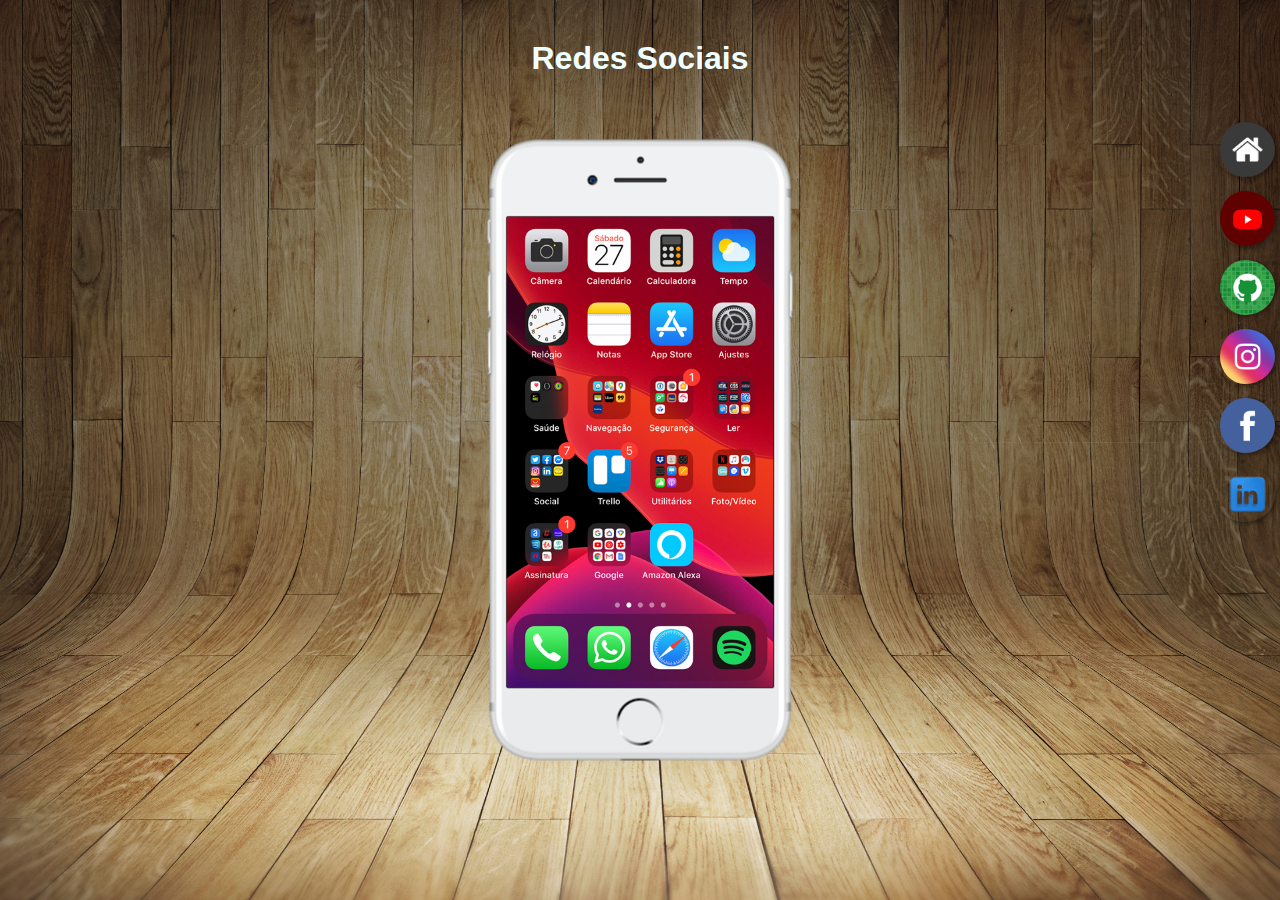
<file: index.html>
<!DOCTYPE html>
<html lang="pt-br">
<head>
    <meta charset="UTF-8">
    <meta http-equiv="X-UA-Compatible" content="IE=edge">
    <meta name="viewport" content="width=device-width, initial-scale=1.0">
    <title>Redes Sociais</title>


    <link rel="shortcut icon" href="favicon.ico" type="image/x-icon">
    <link rel="stylesheet" href="estilos/style.css">
</head>



<body>
    <main>

        <h1>Redes Sociais</h1>

<section id="telefone">

    <iframe src="./home.html" name="tela" id="tela" frameborder="0"></iframe>



</section>




<section id="redessociais">

    <a href="./home.html" target="tela"><img src="./imagens/logo-home.jpg" alt="home"></a> <br>
    <a href="./youtube.html" target="tela"><img src="./imagens/logo-youtube.jpg" alt="youtube"></a> <br>
    <a href="./github.html" target="tela"><img src="./imagens/logo-github.jpg" alt="github"></a> <br>
    <a href="./instagram.html" target="tela"><img src="./imagens/logo-instagram.jpg" alt="instagram"></a> <br>
    <a href="./facebook.html" target="tela"><img src="./imagens/logo-facebook.jpg" alt="Facebook"></a> <br>
    <a href="./linkdin.html"target="tela"><img src="./imagens/linkdin.png" alt="Linkdin"></a>





</section>


    </main>



</body>








</html>
</file>
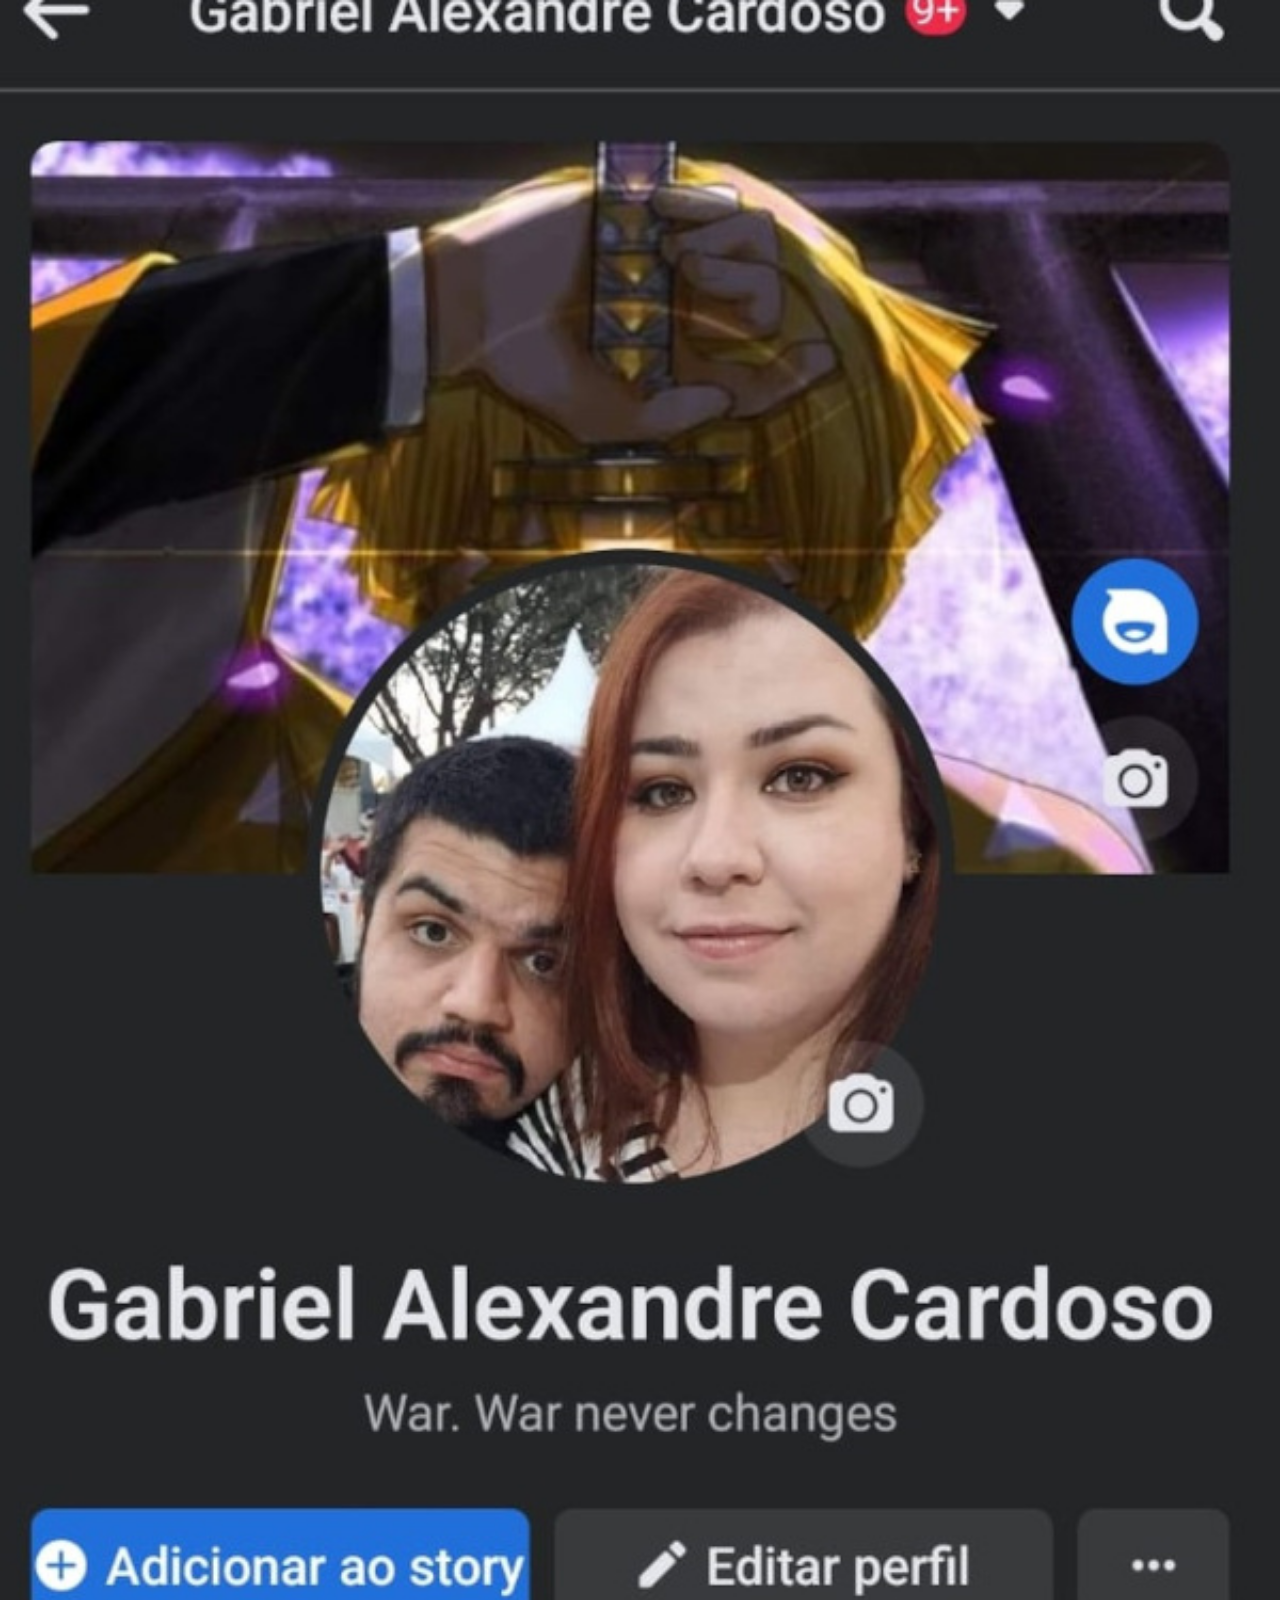
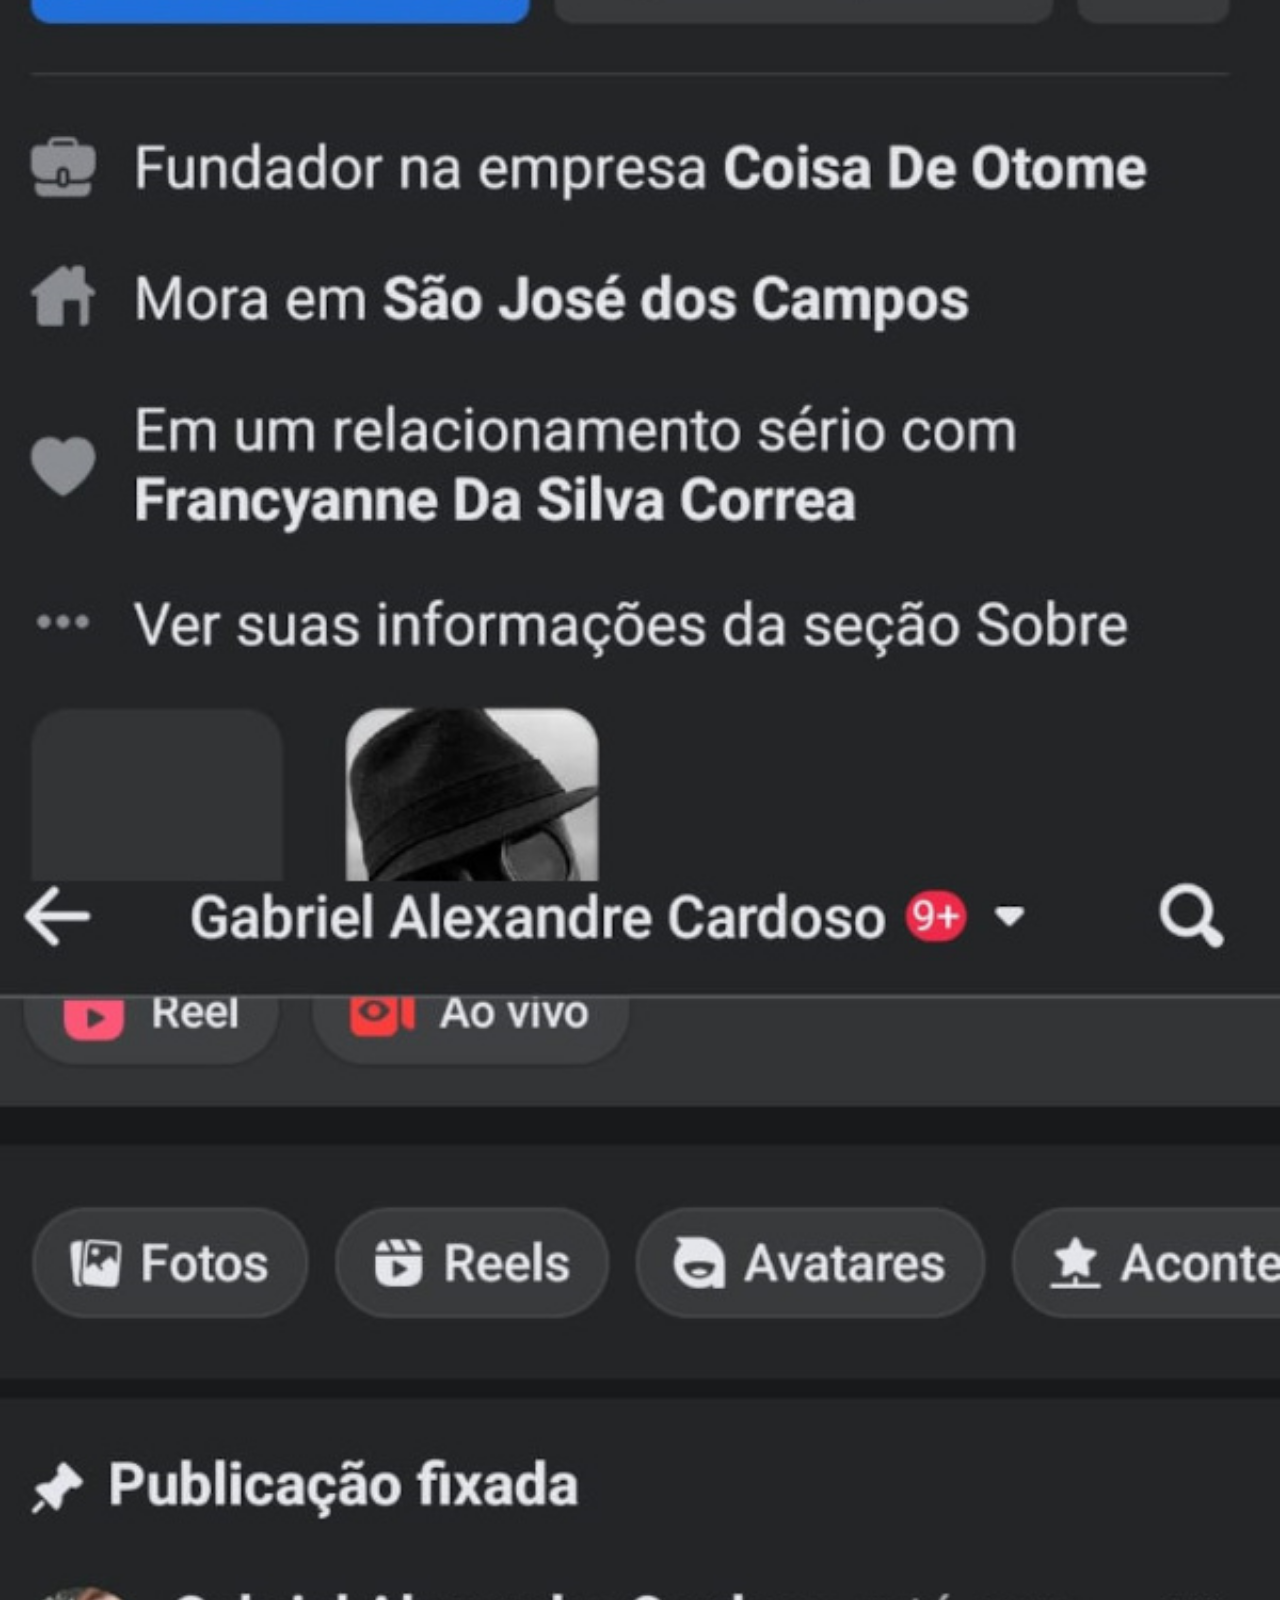
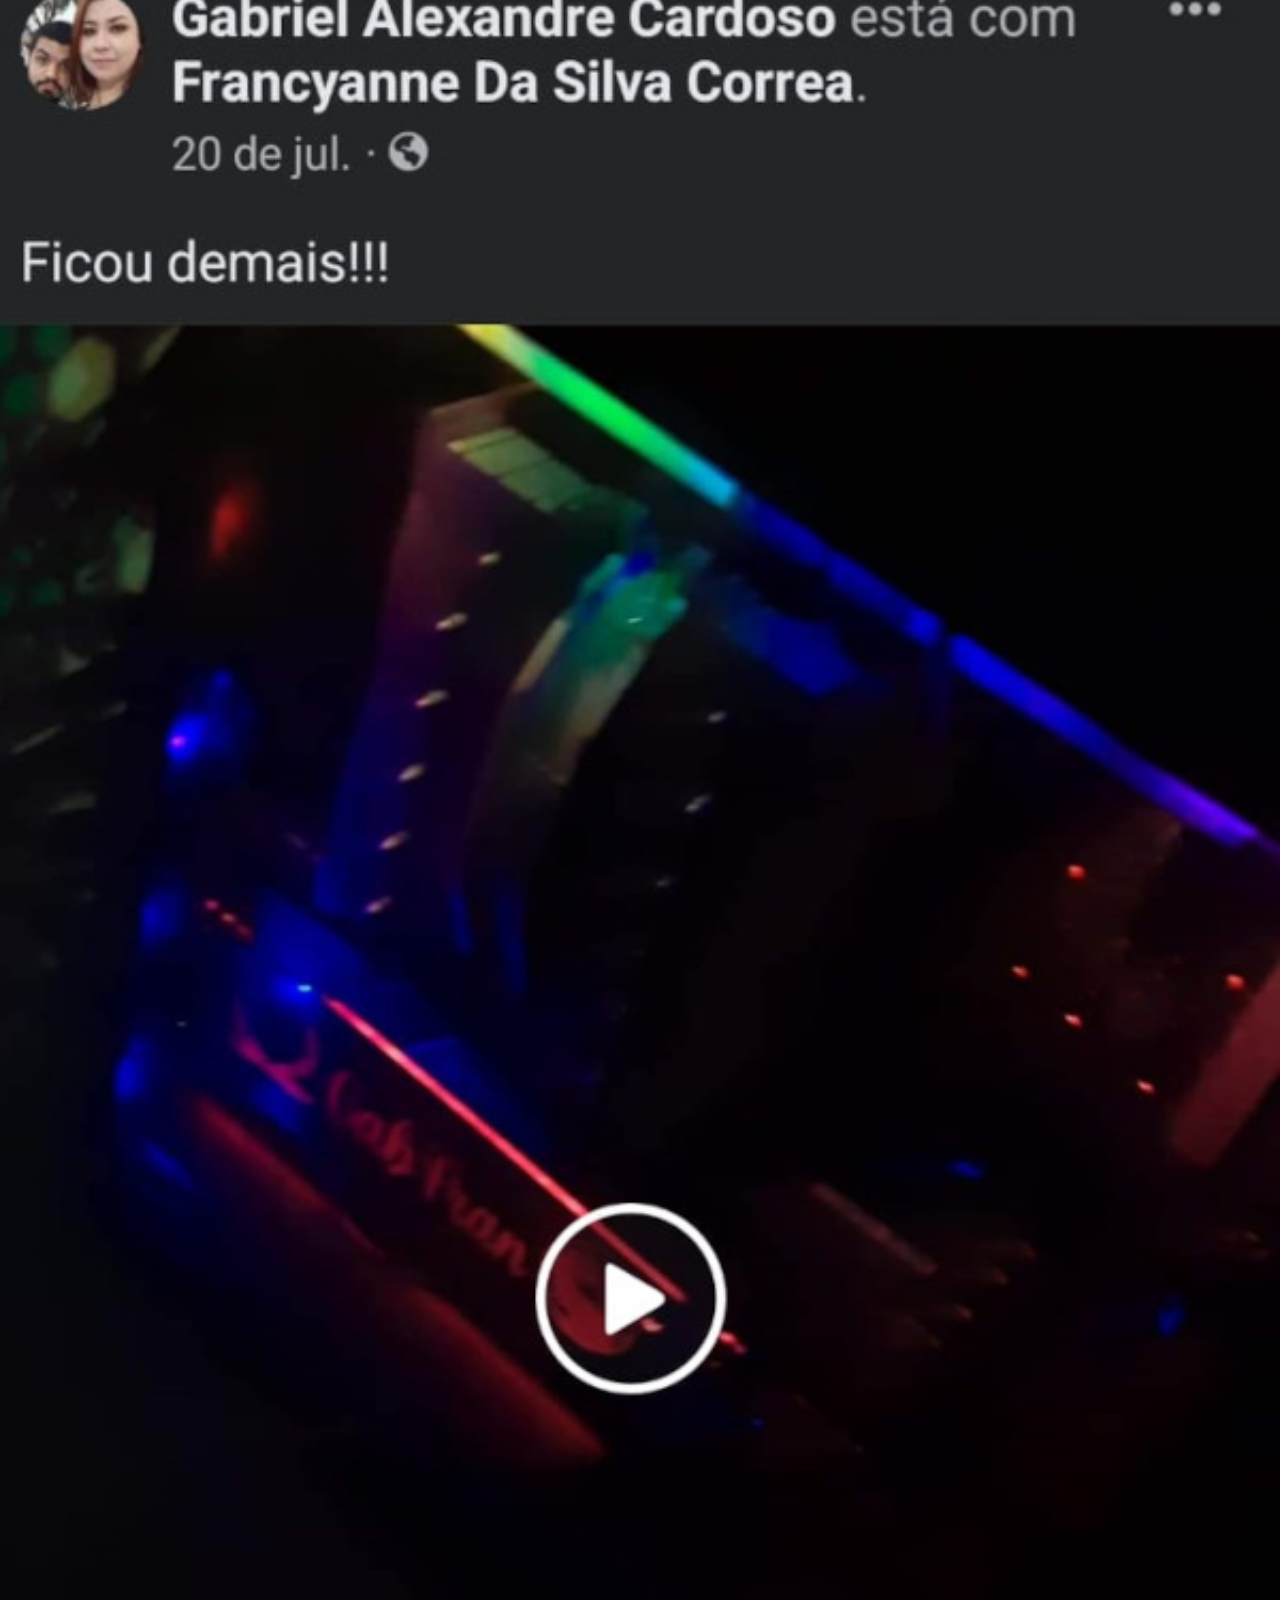
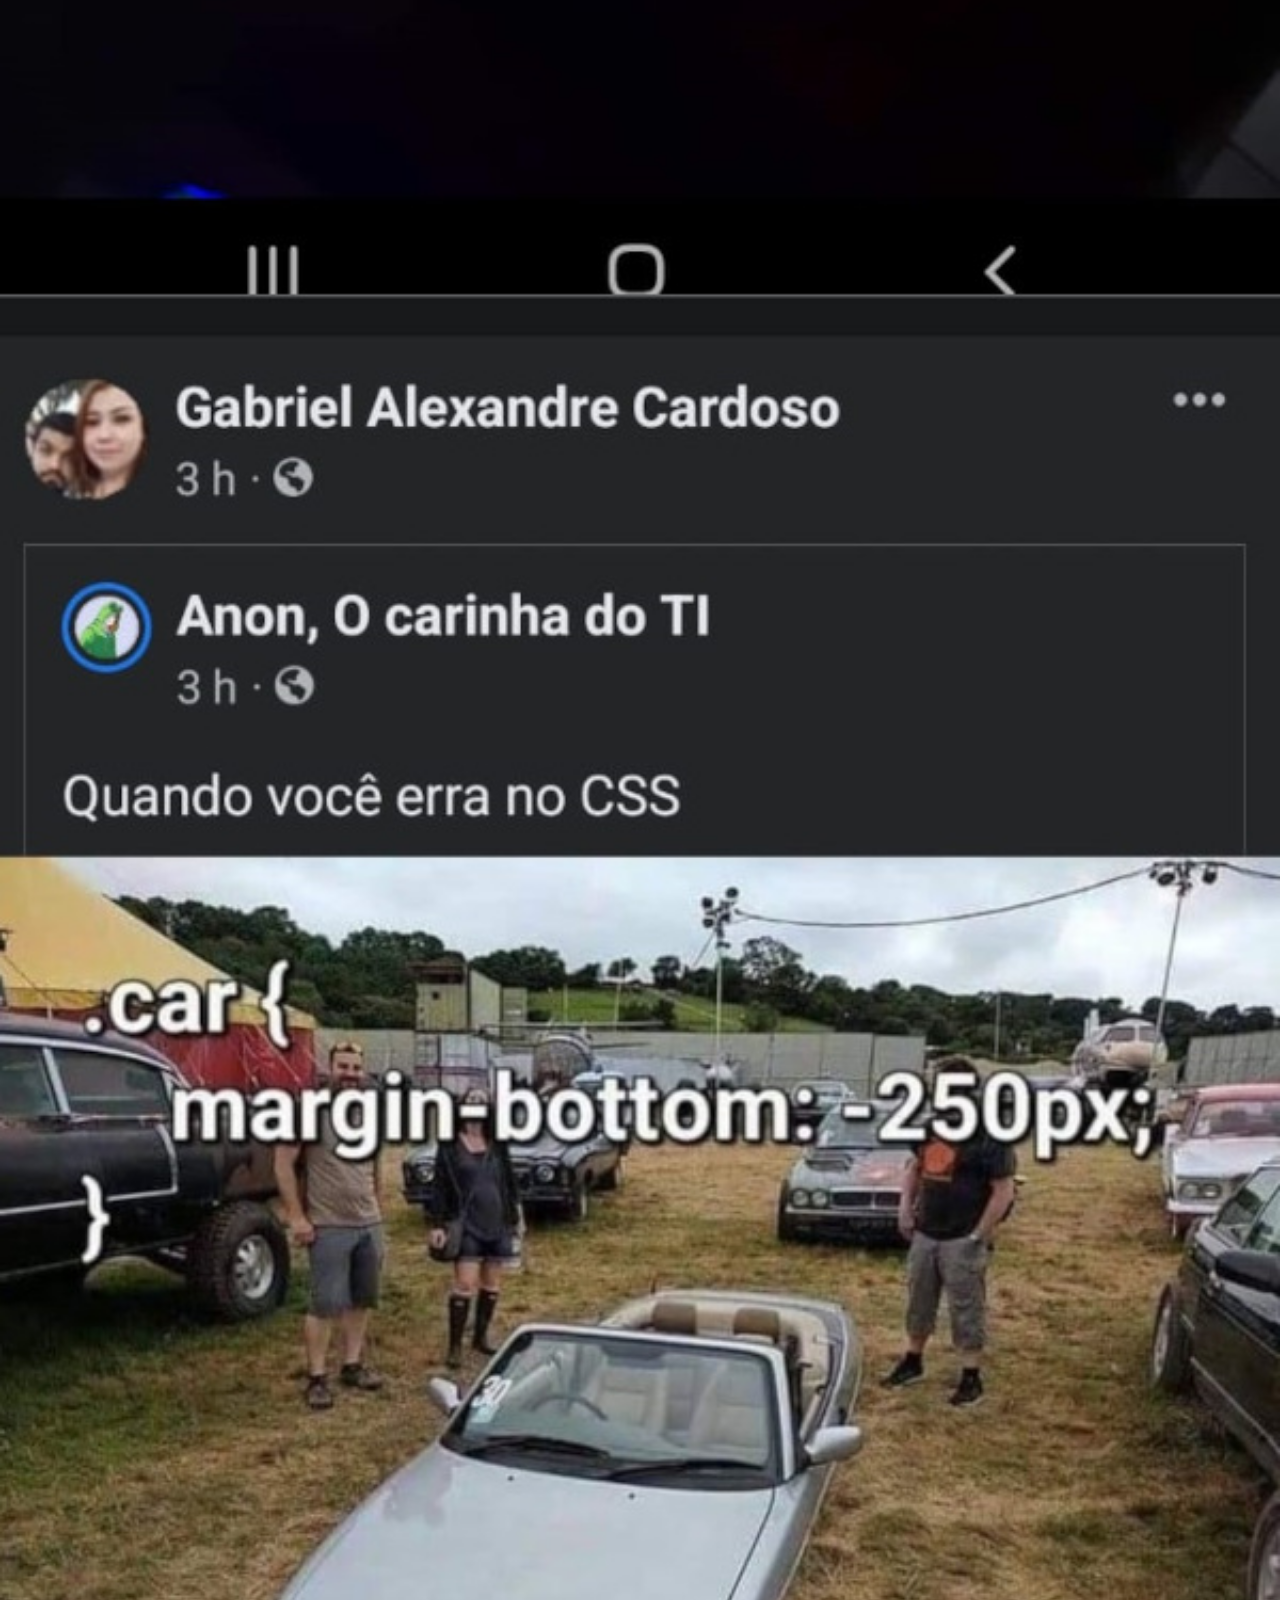
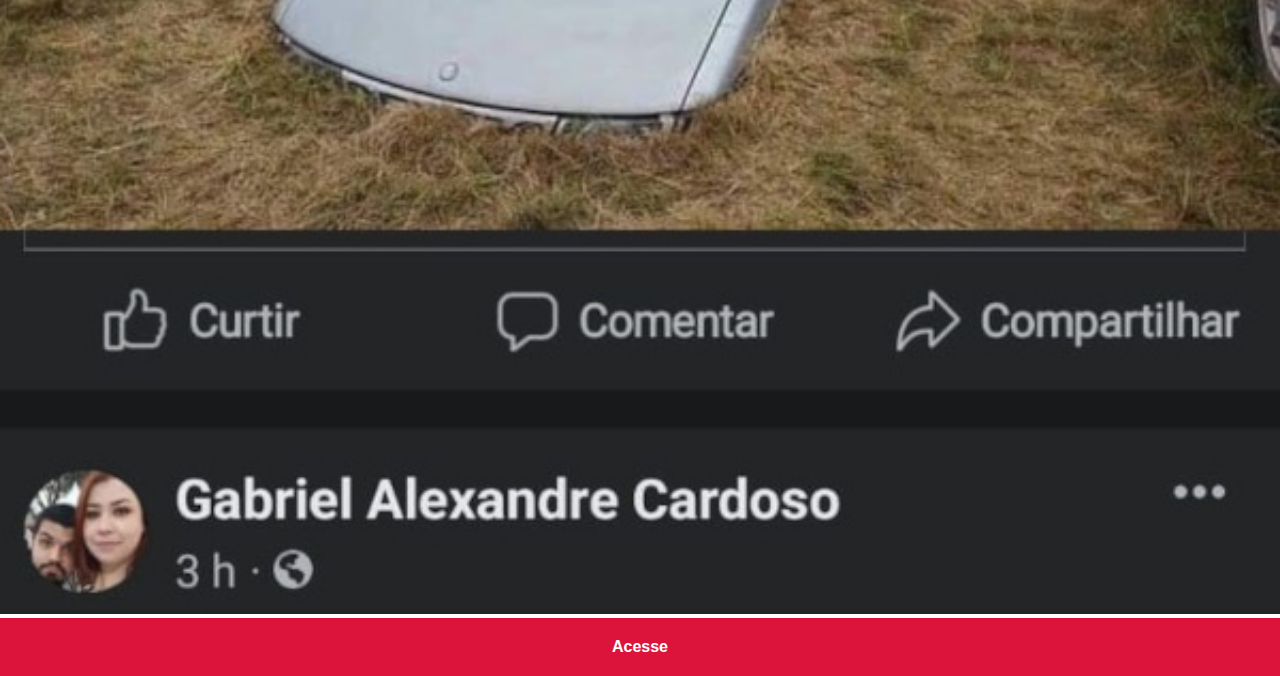
<file: facebook.html>
<!DOCTYPE html>
<html lang="en">
<head>
    <meta charset="UTF-8">
    <meta http-equiv="X-UA-Compatible" content="IE=edge">
    <meta name="viewport" content="width=device-width, initial-scale=1.0">
    <title>Facebook</title>

    <link rel="stylesheet" href="./estilos/social.css">
</head>
<body>
    

<img src="./imagens/facebookgabriel.jpg" alt="facebook">
<a href="https://www.facebook.com/alexandresilva.cardoso.33" target="_blank">Acesse</a>

</body>
</html>
</file>
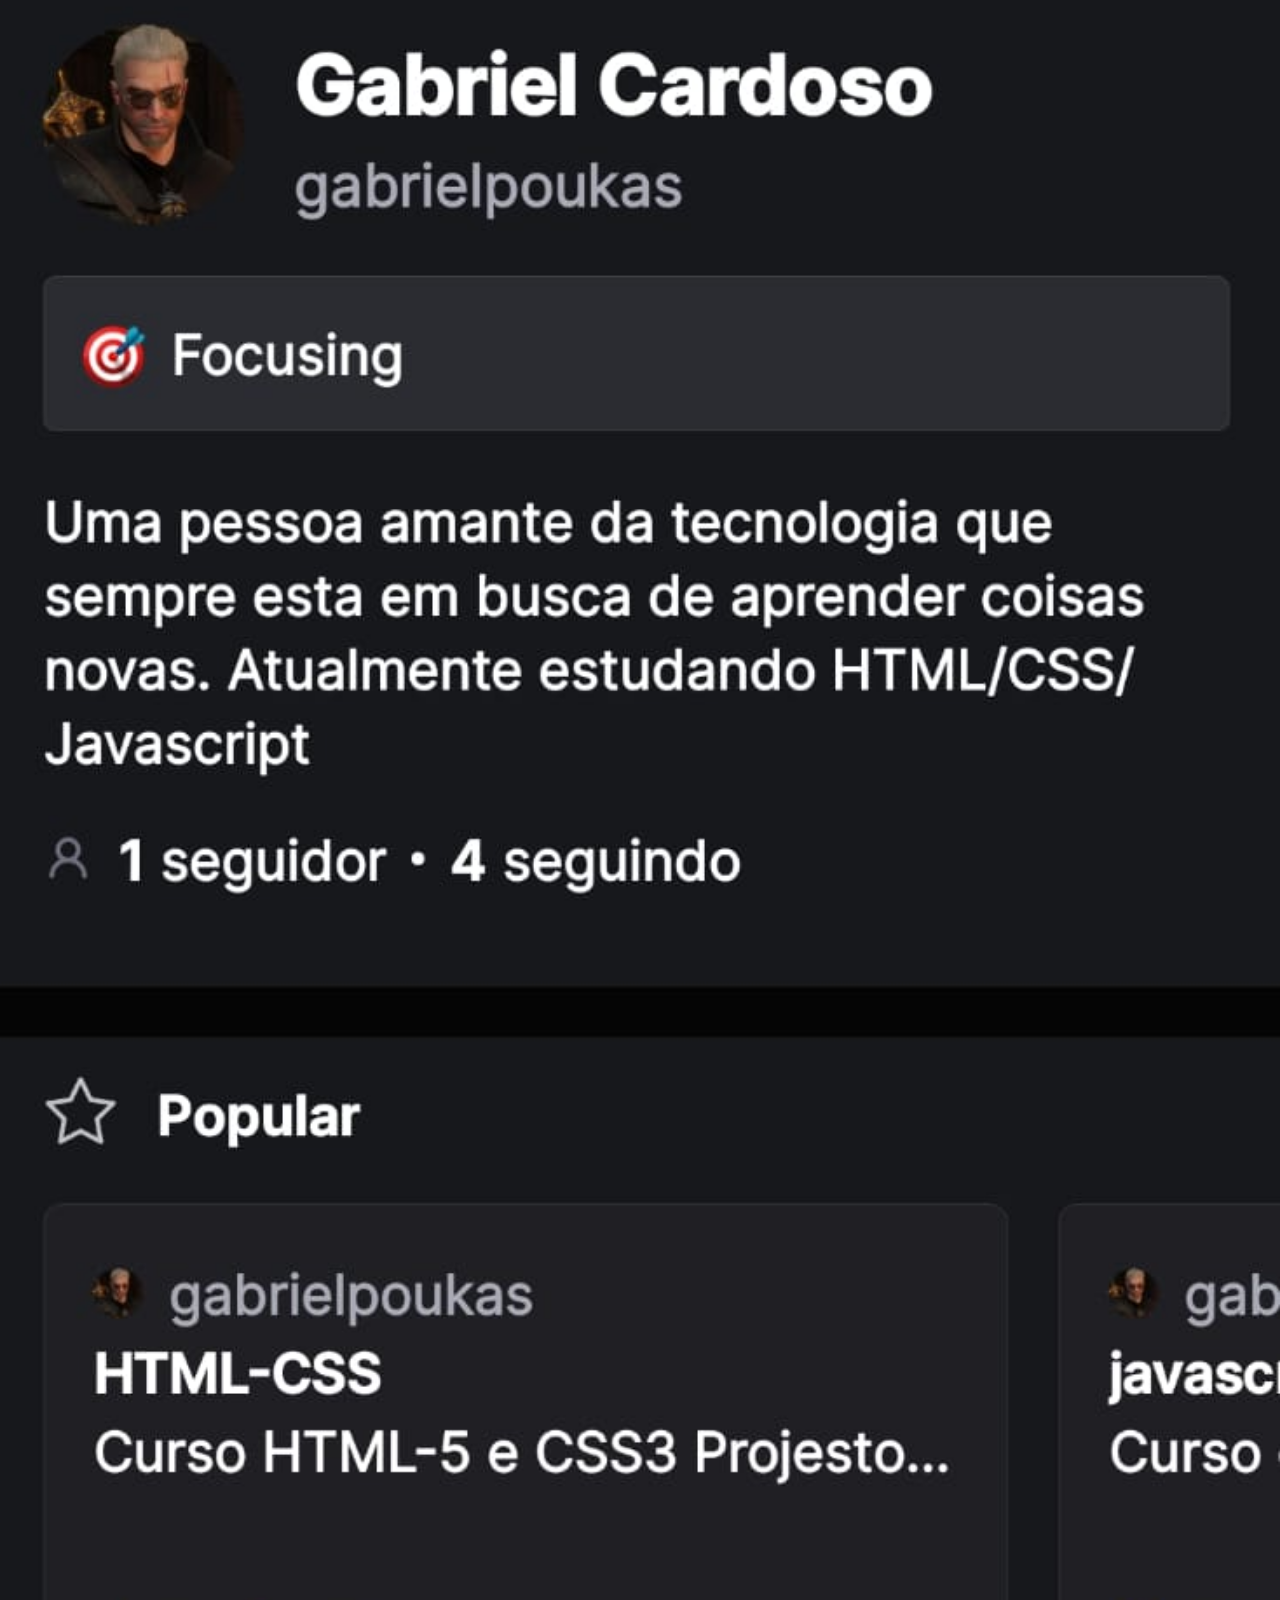
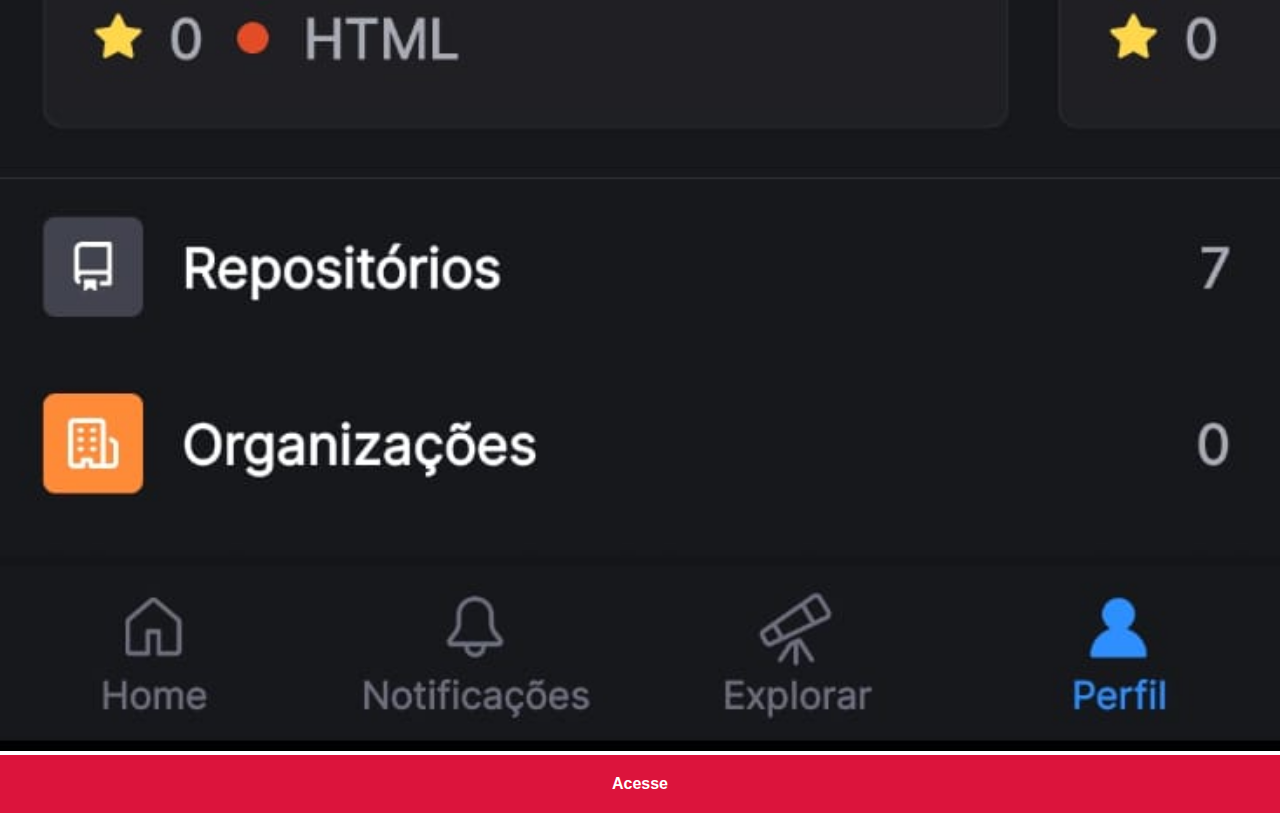
<file: github.html>
<!DOCTYPE html>
<html lang="pt-br">
<head>
    <meta charset="UTF-8">
    <meta http-equiv="X-UA-Compatible" content="IE=edge">
    <meta name="viewport" content="width=device-width, initial-scale=1.0">
    <title>GitHub</title>

    <link rel="stylesheet" href="estilos/social.css">

</head>
<body>

    <img src="./imagens/github.png" alt="Github">
    <a href="https://github.com/gabrielpoukas" target="_blank">Acesse</a>
    
</body>
</html>
</file>
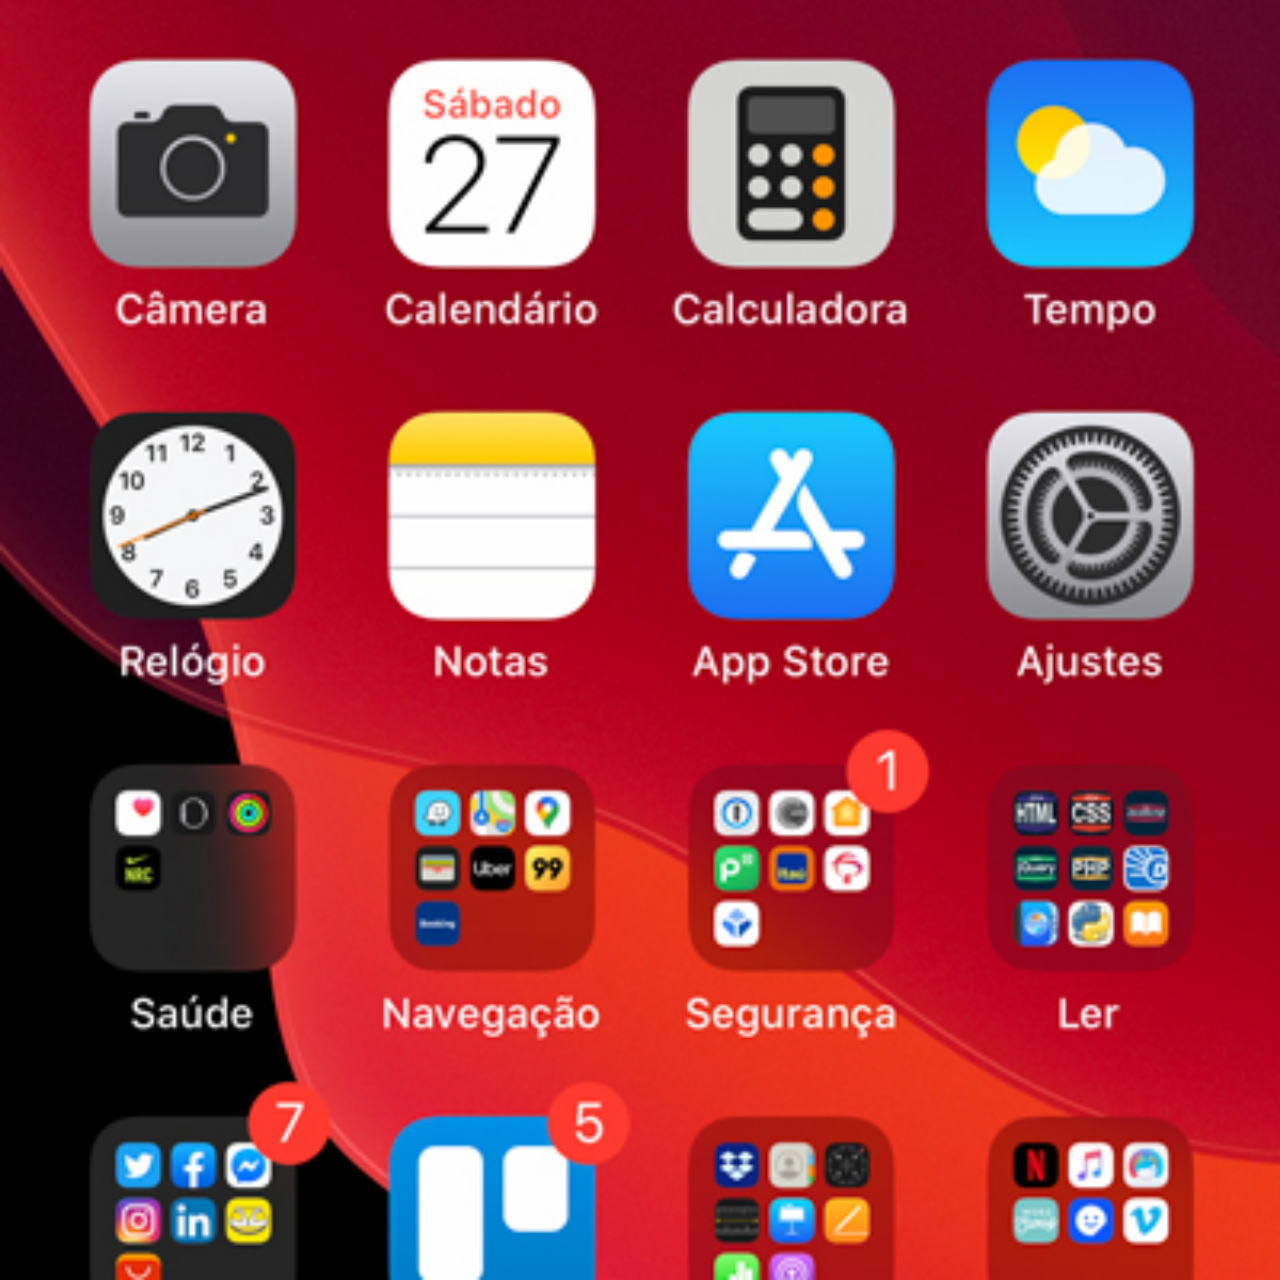
<file: home.html>
<!DOCTYPE html>
<html lang="pt-br">
<head>
    <meta charset="UTF-8">
    <meta http-equiv="X-UA-Compatible" content="IE=edge">
    <meta name="viewport" content="width=device-width, initial-scale=1.0">
    <title>Home</title>
<style>

*{

margin: 0px;
padding: 0px;


}

body{
height: 100vw;
width: 100vh;
background: black url('./imagens/tela-home.jpg') no-repeat top center;
background-size: cover;
overflow-x: hidden;


}


</style>


</head>



<body>
    
</body>
</html>
</file>
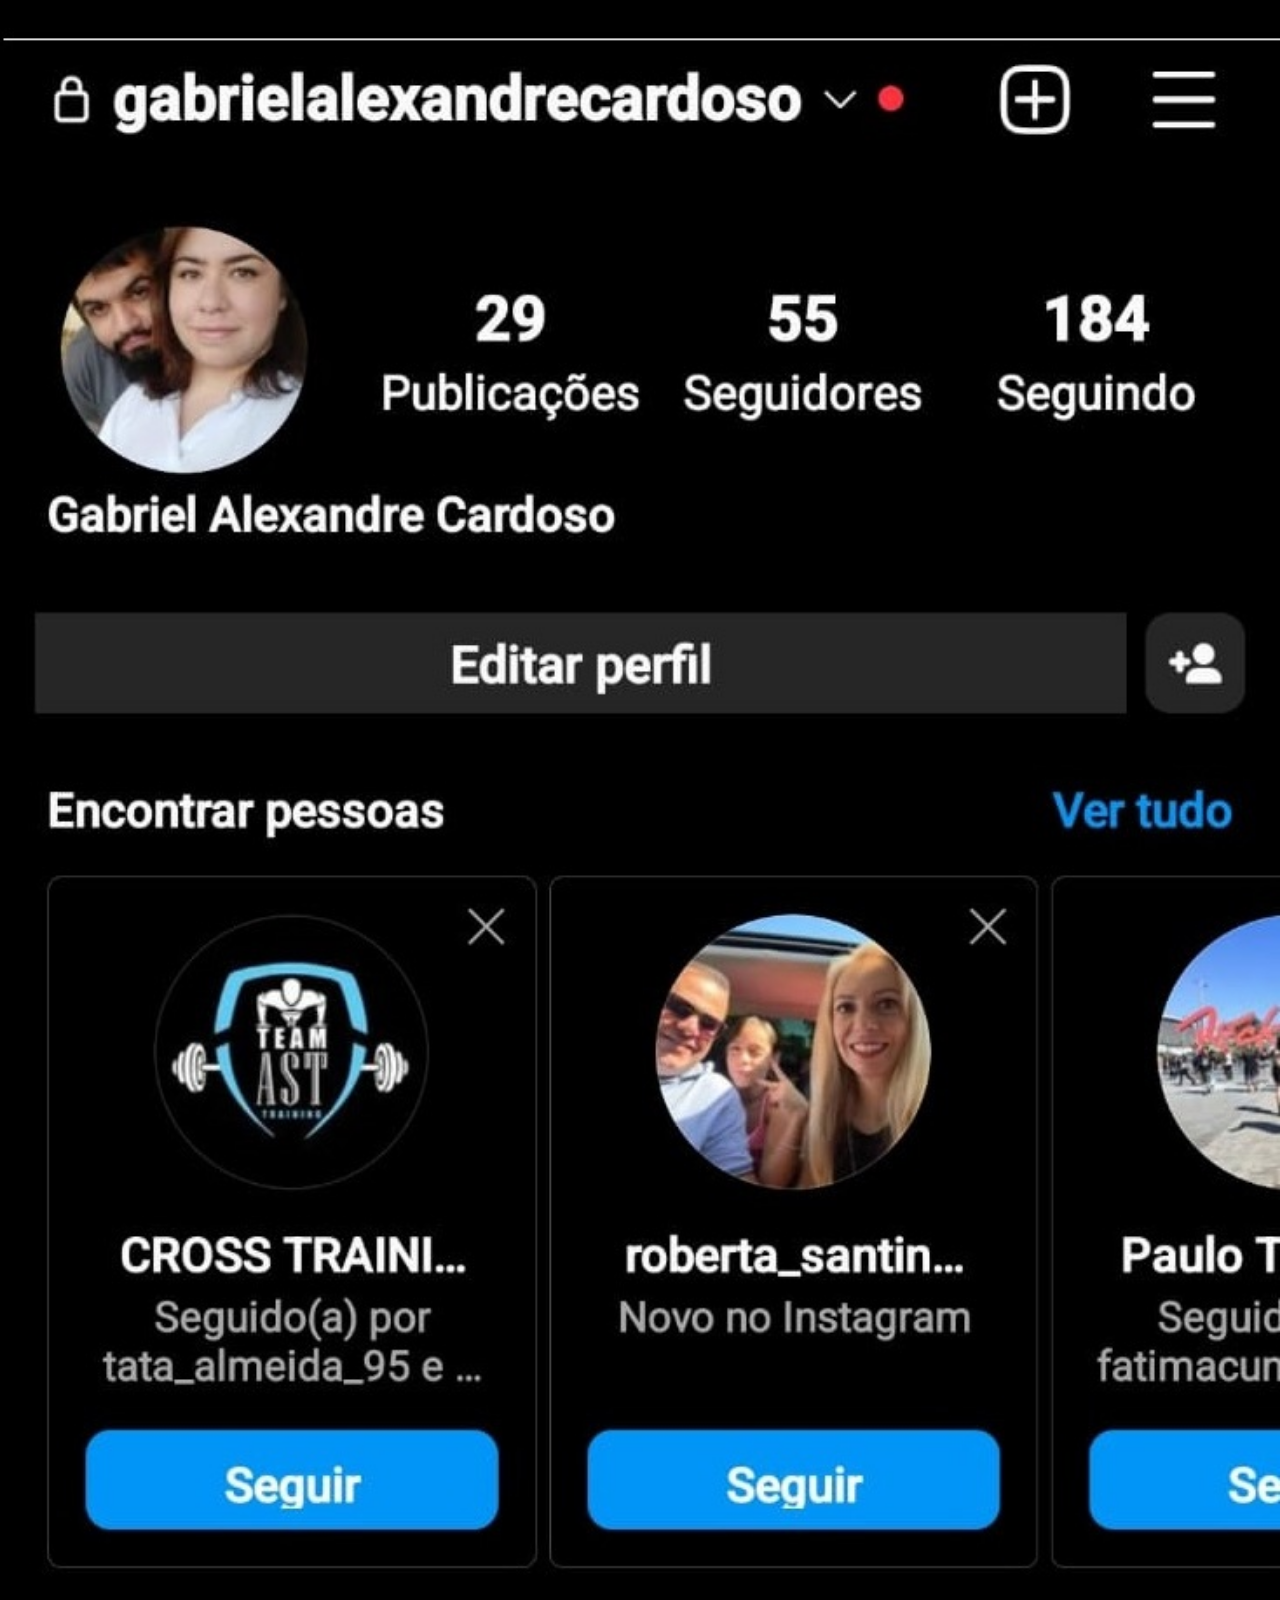
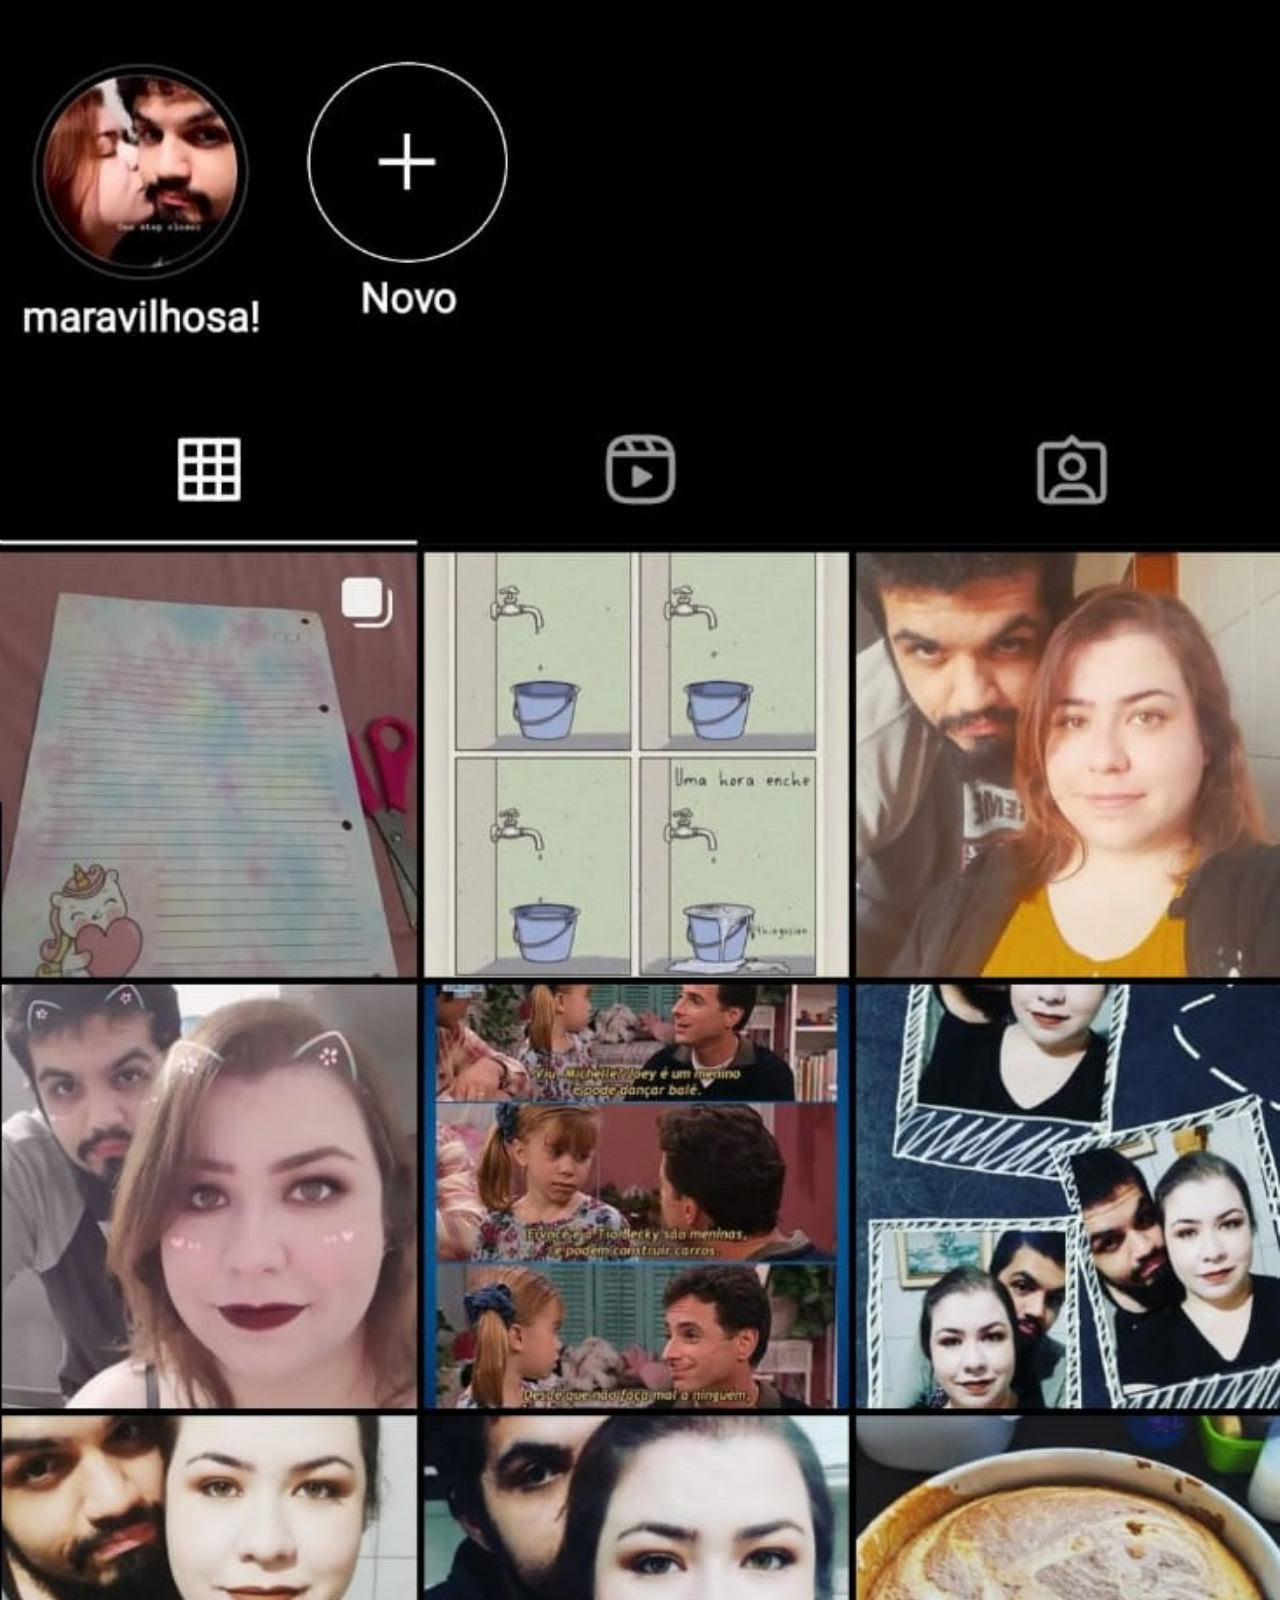
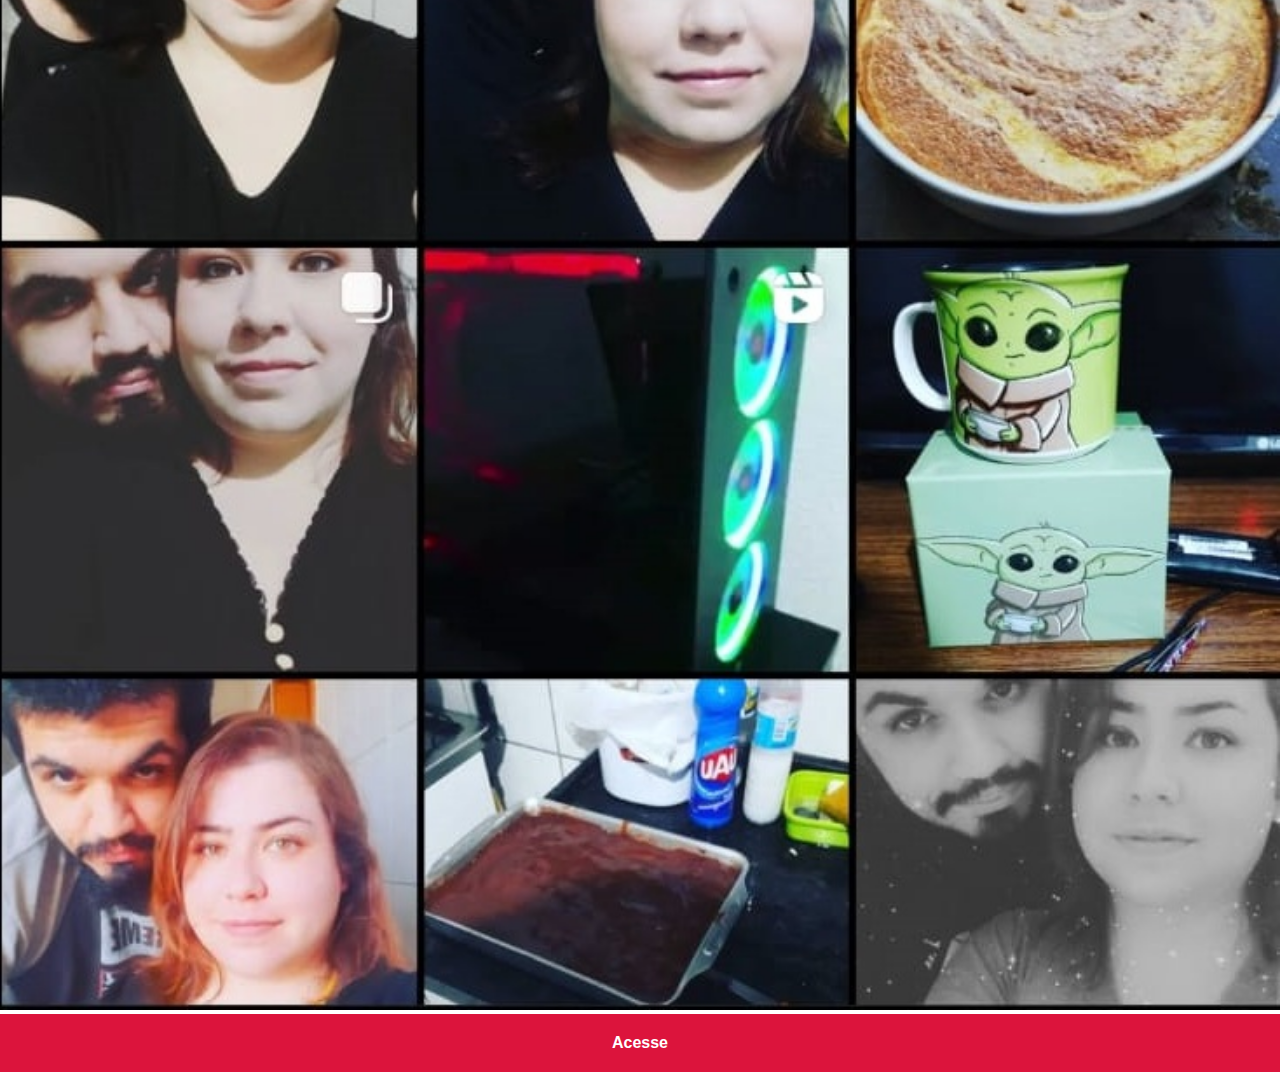
<file: instagram.html>
<!DOCTYPE html>
<html lang="pt-br">
<head>
    <meta charset="UTF-8">
    <meta http-equiv="X-UA-Compatible" content="IE=edge">
    <meta name="viewport" content="width=device-width, initial-scale=1.0">
    <title>instagram</title>

    <link rel="stylesheet" href="estilos/social.css">

</head>
<body>
    
<img src="./imagens/insta gabriel.jpg" alt="instagram">

<a href="https://www.instagram.com/gabrielalexandrecardoso/?igshid=YmMyMTA2M2Y%3D" target="_blank">Acesse</a>


</body>
</html>
</file>
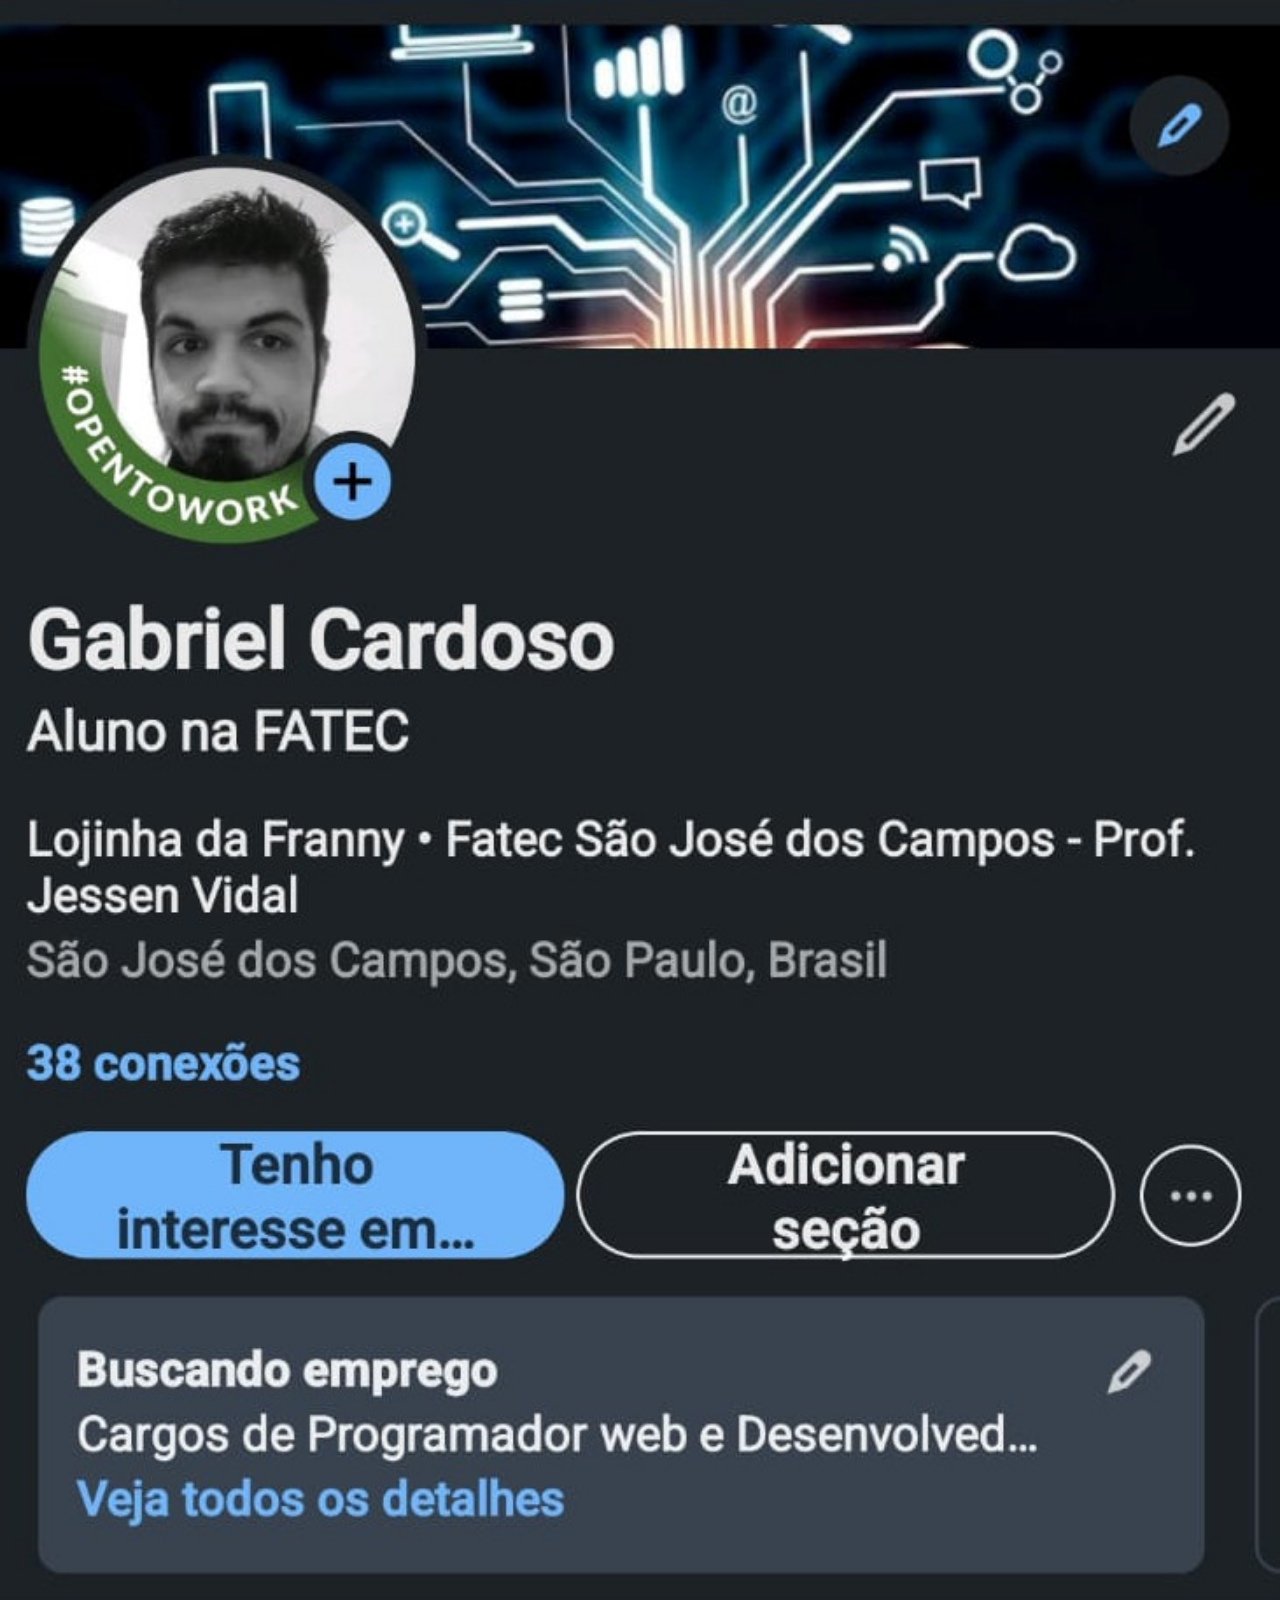
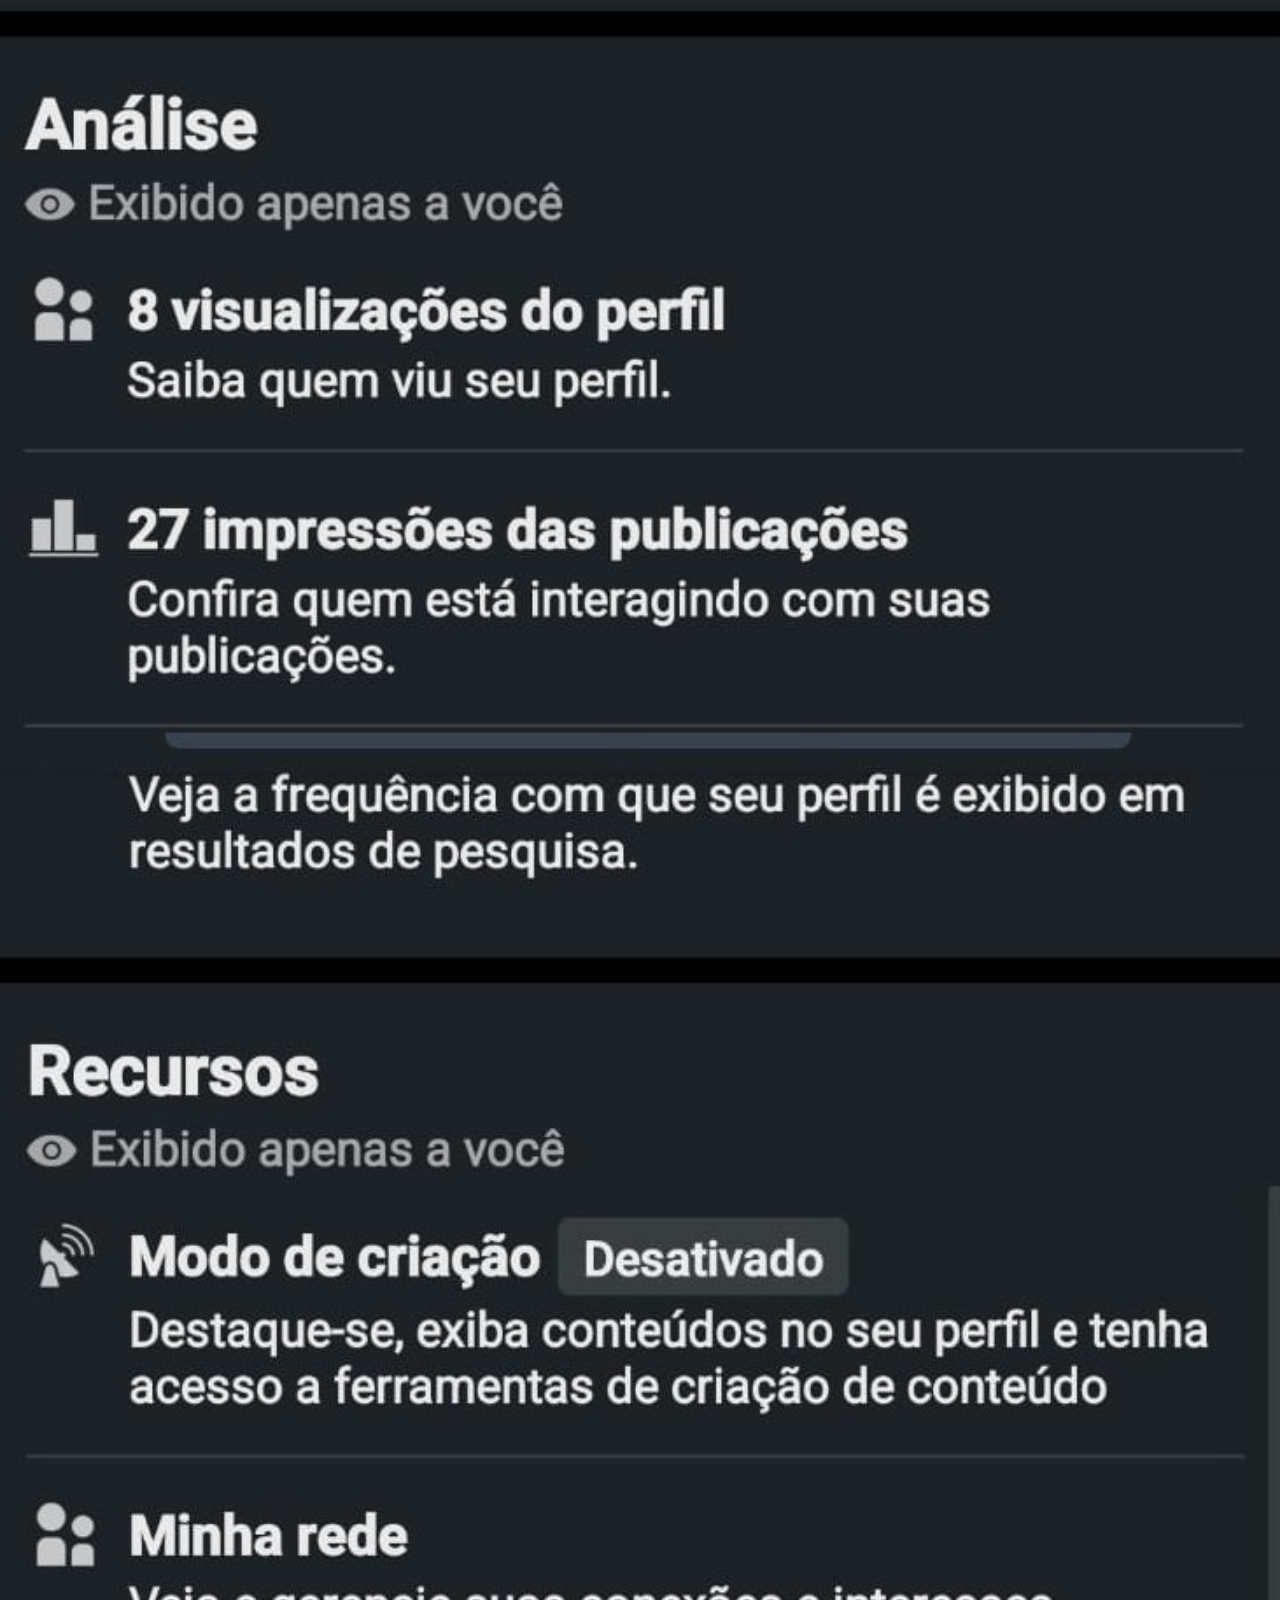
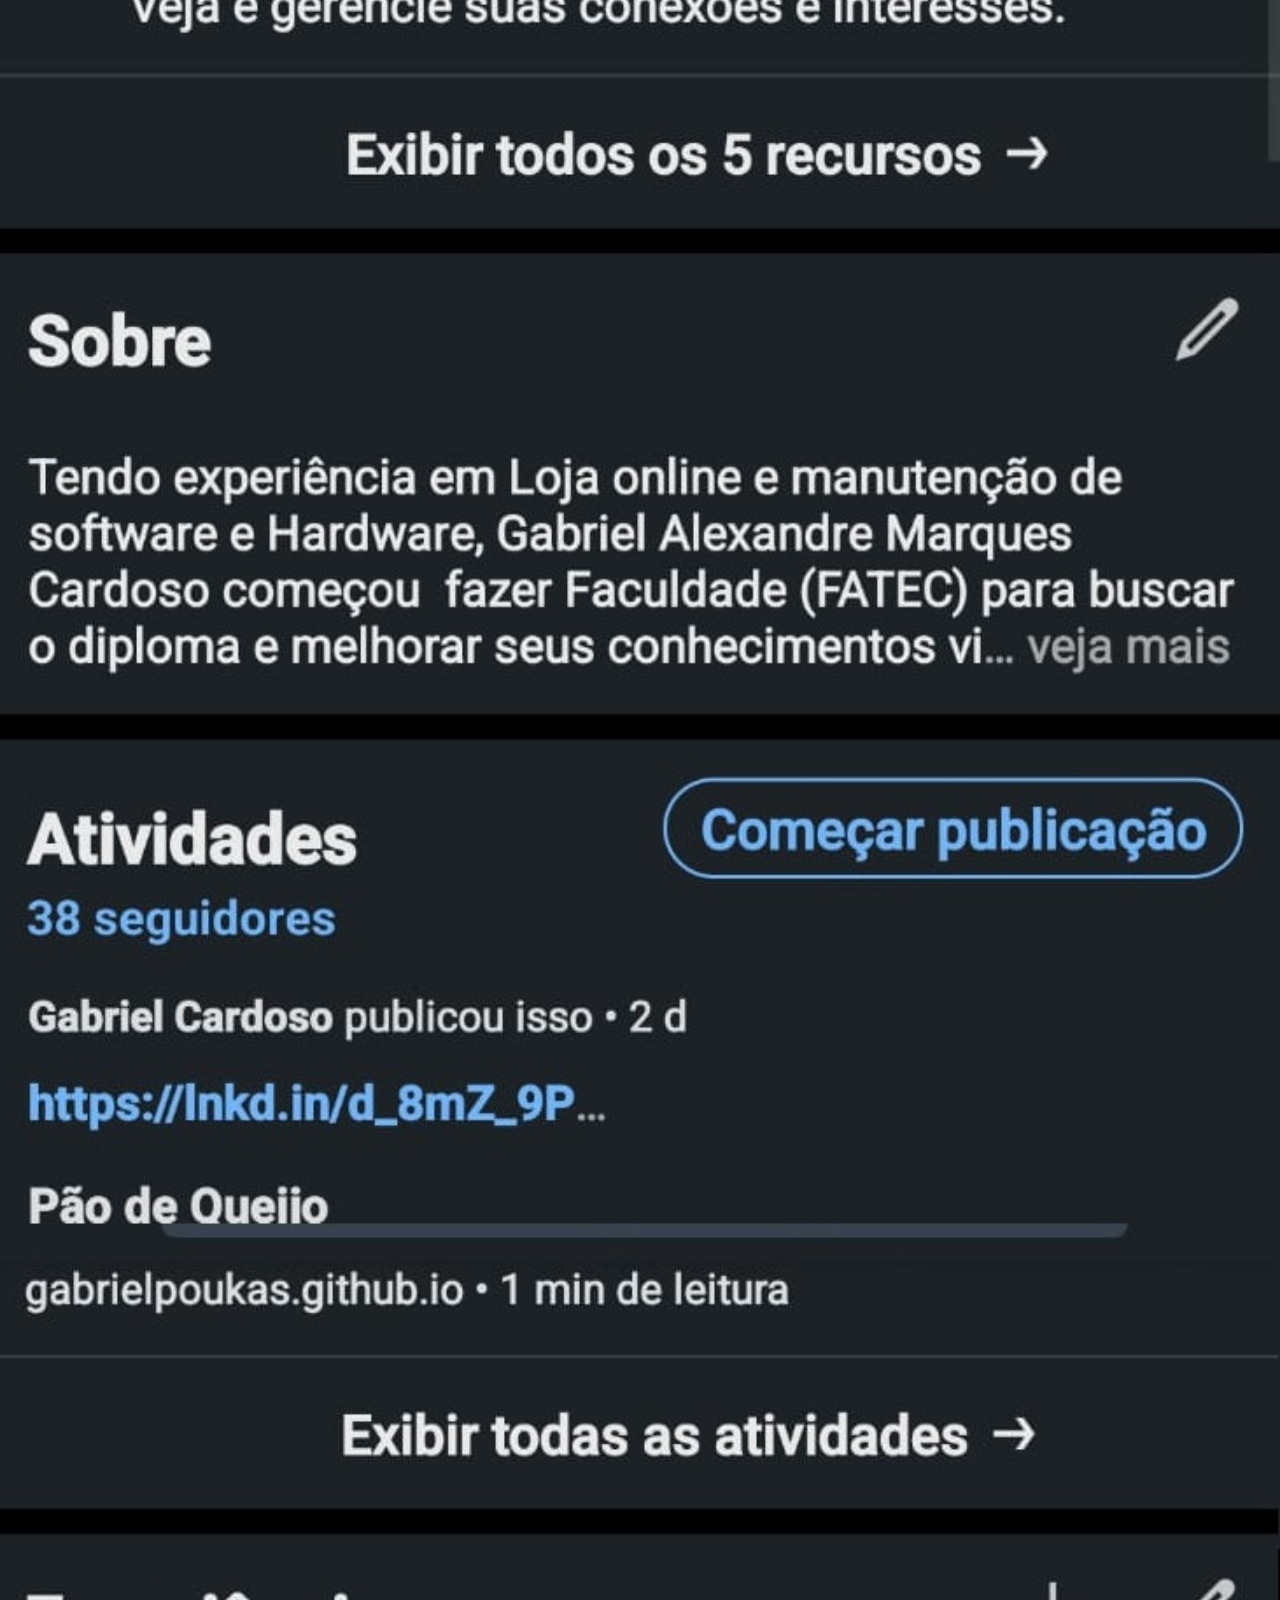
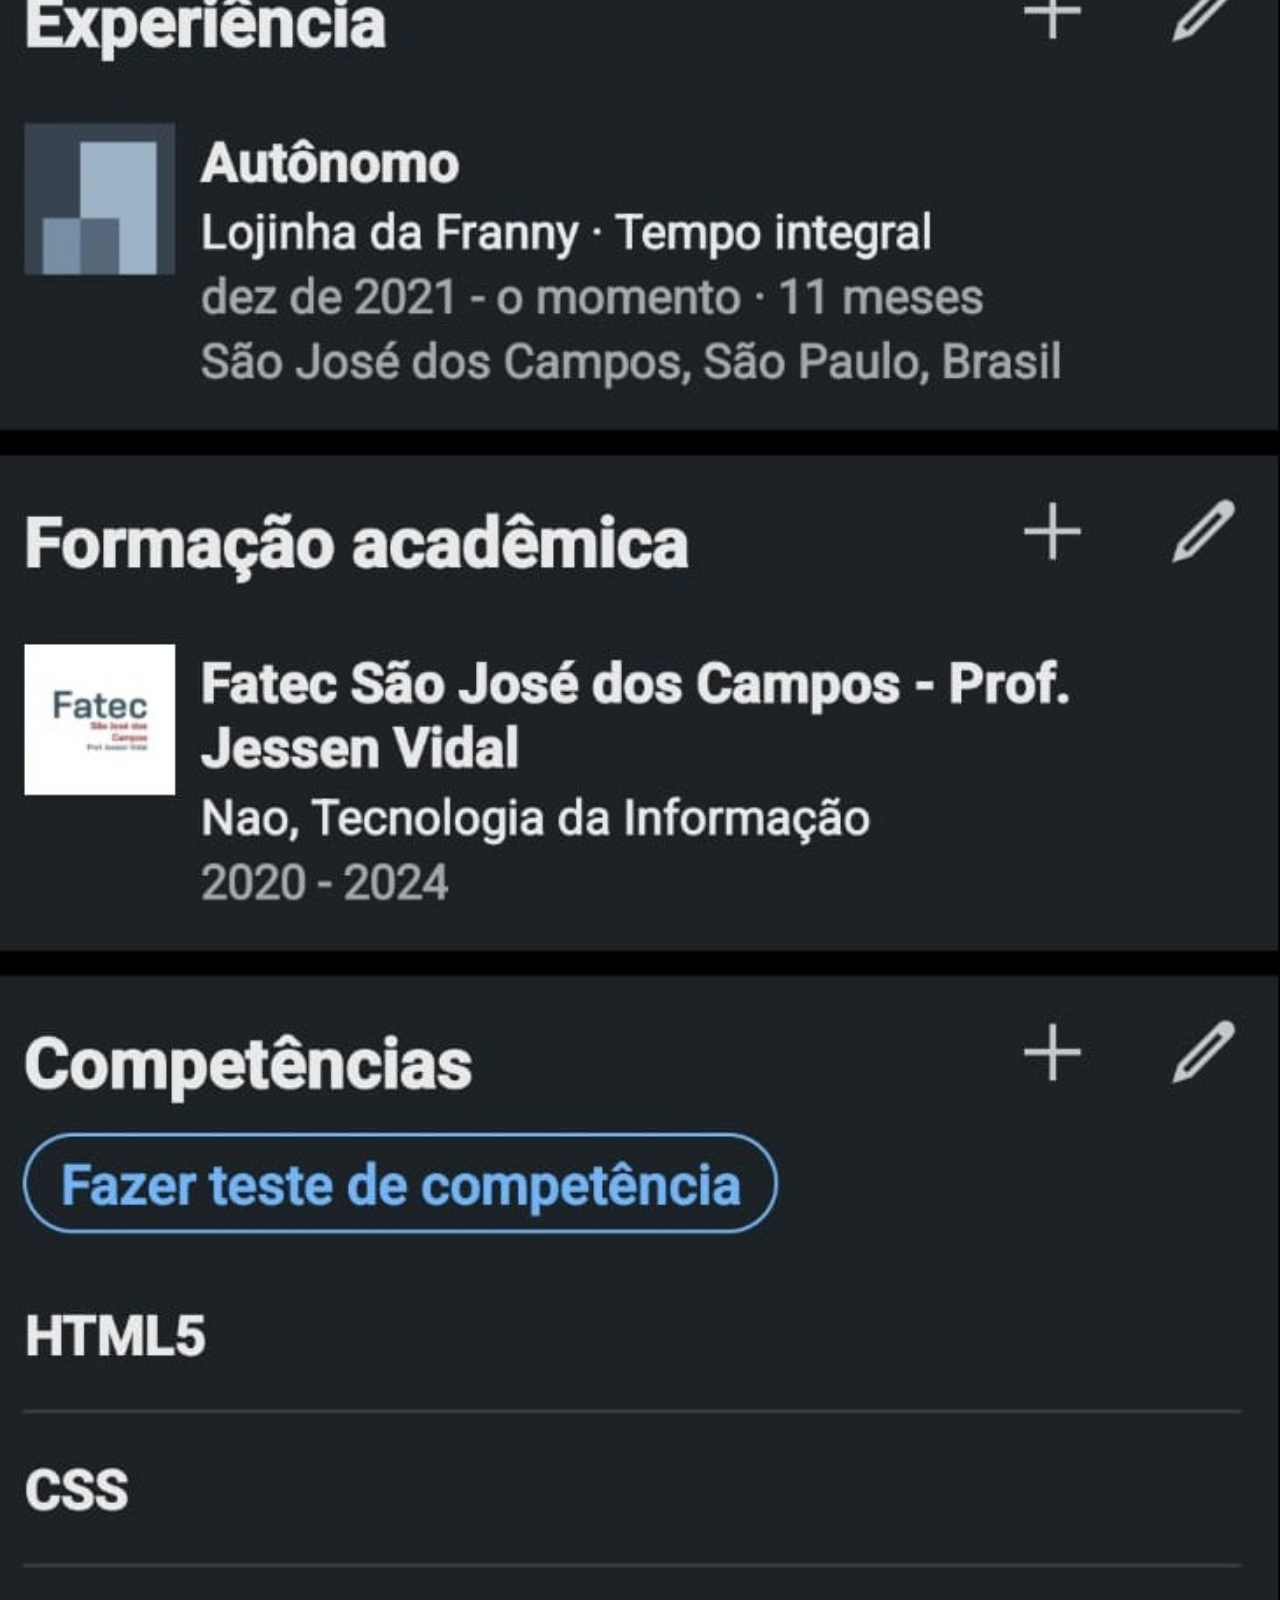
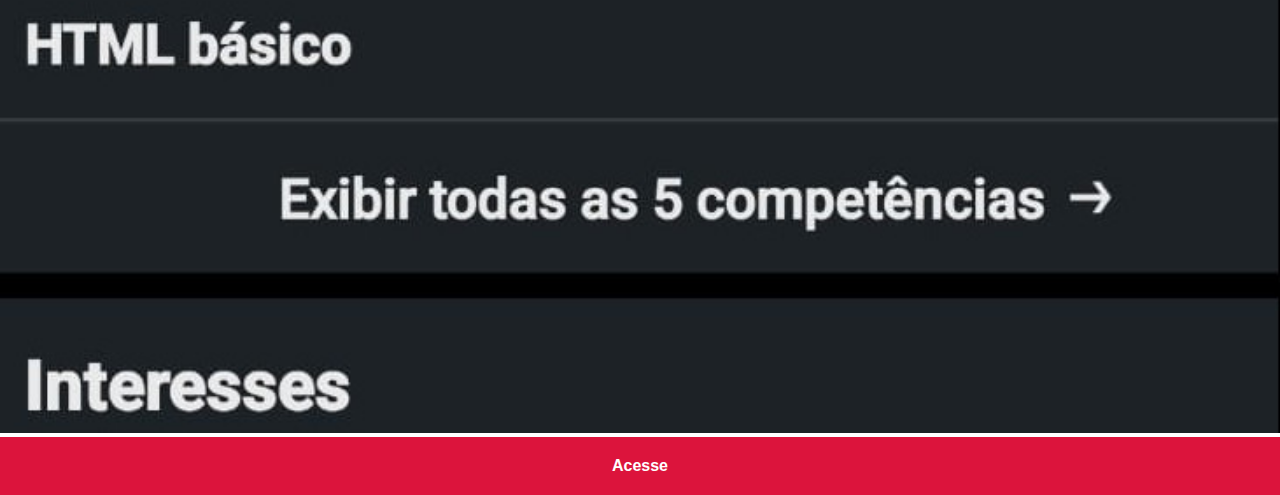
<file: linkdin.html>
<!DOCTYPE html>
<html lang="pt-br">
<head>
    <meta charset="UTF-8">
    <meta http-equiv="X-UA-Compatible" content="IE=edge">
    <meta name="viewport" content="width=device-width, initial-scale=1.0">
    <title>Linkdin</title>

    <link rel="stylesheet" href="estilos/social.css">

</head>
<body>

    <img src="./imagens/link1..jpg" alt="Linkedin">

    <a href="https://www.linkedin.com/in/gabriel-cardoso-0041101ab/" target="_blank">Acesse</a>
    
</body>
</html>
</file>
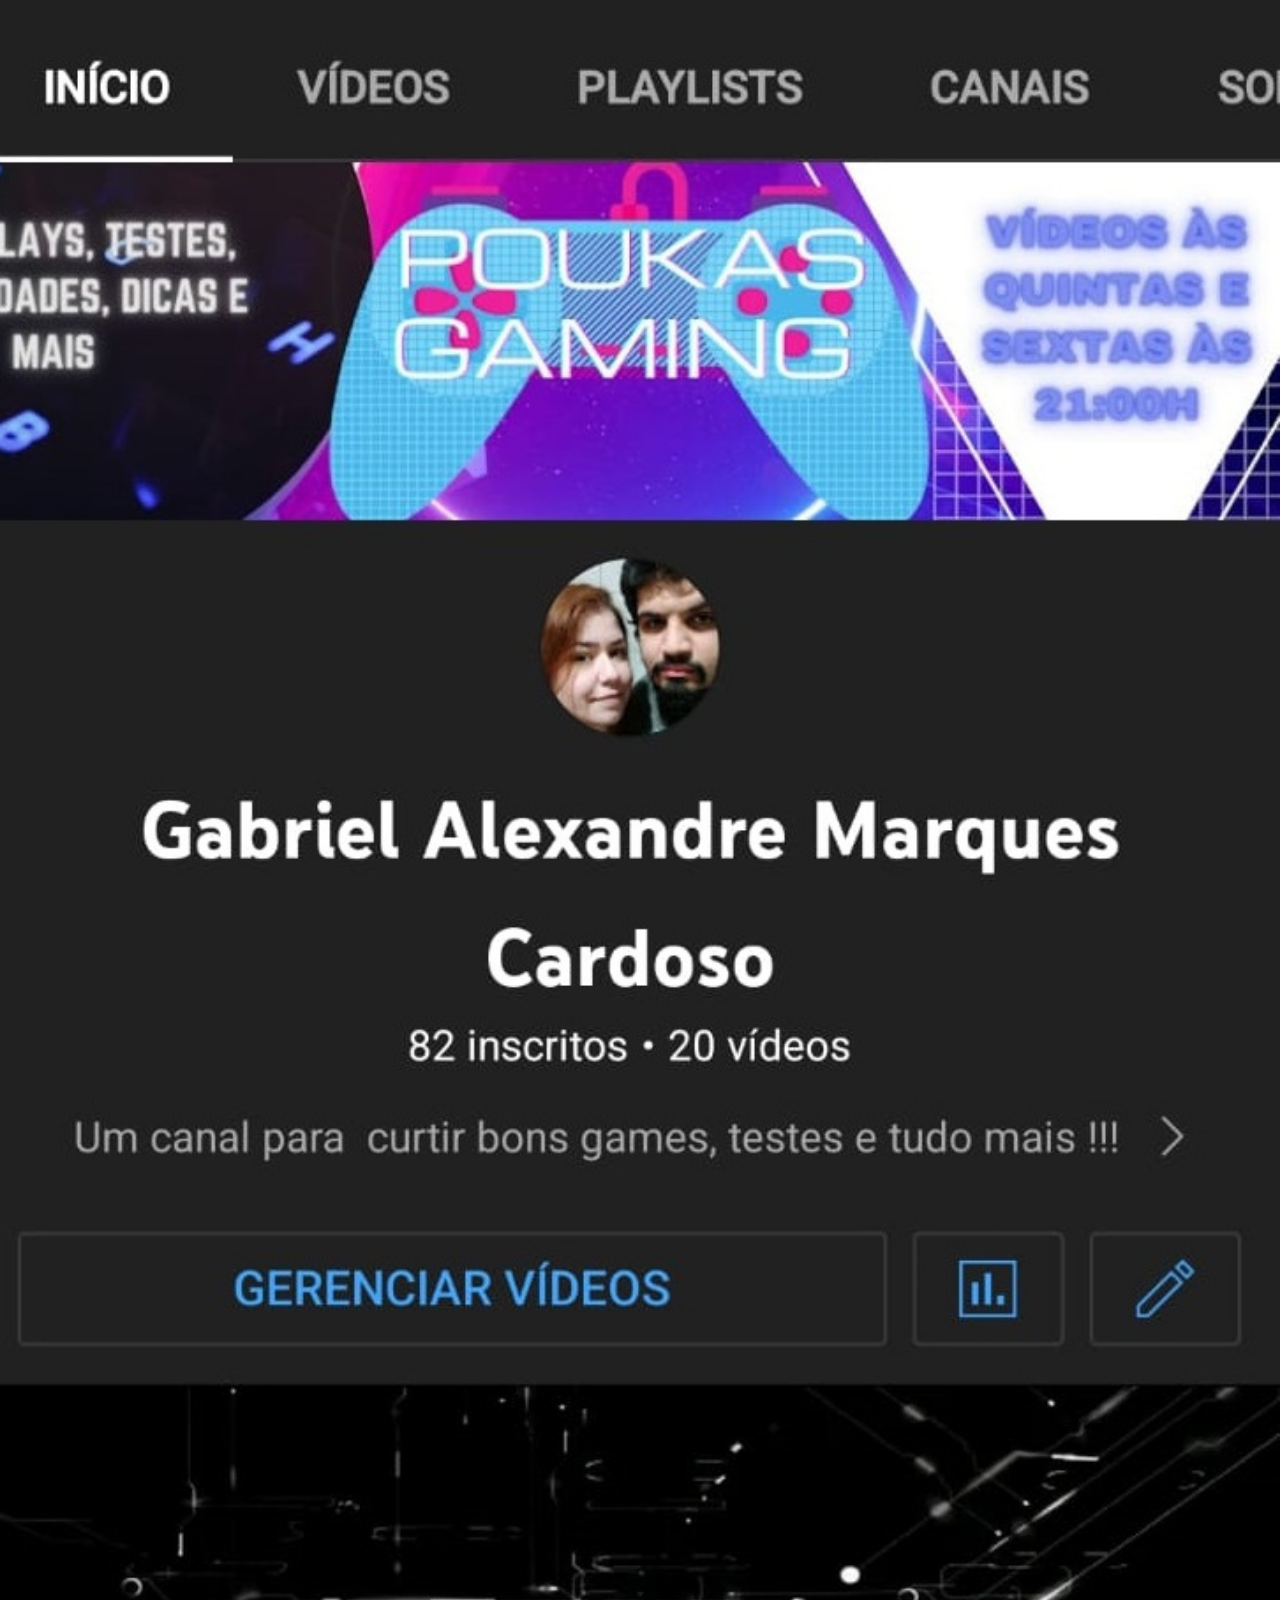
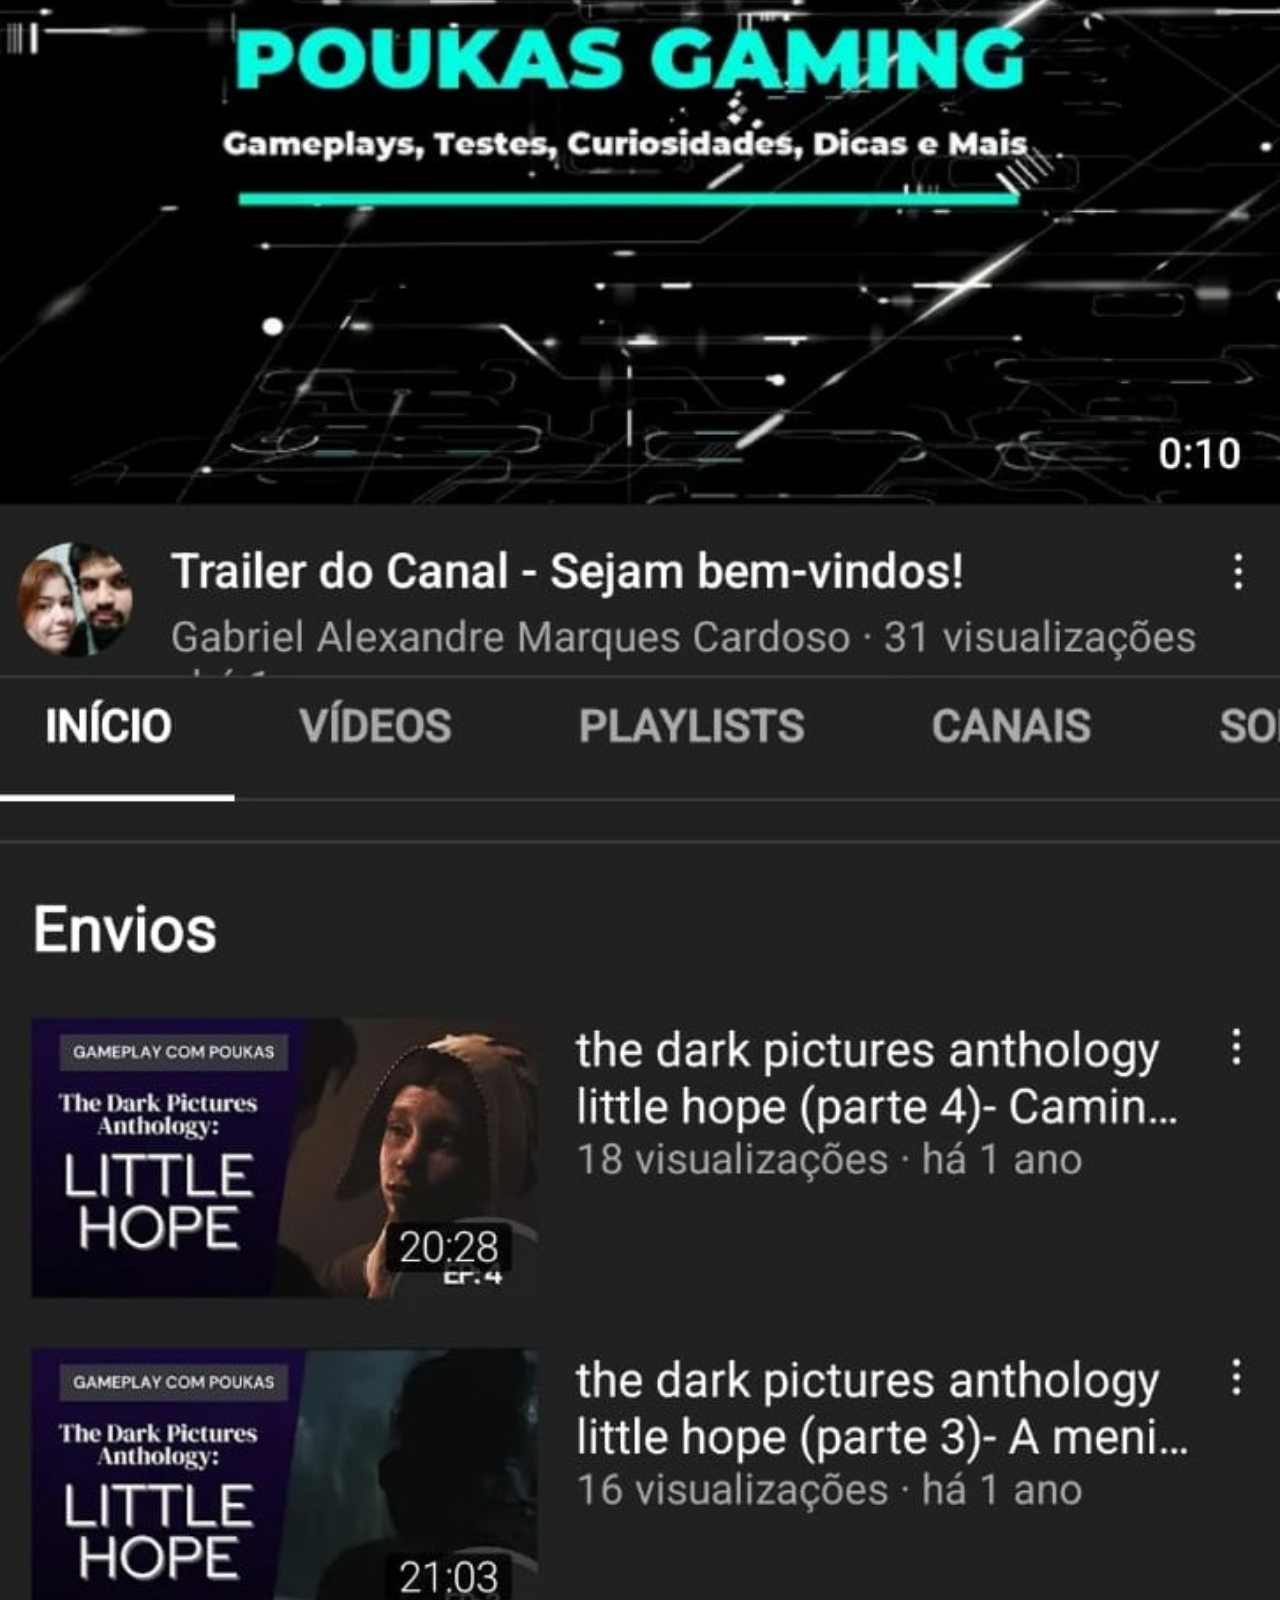
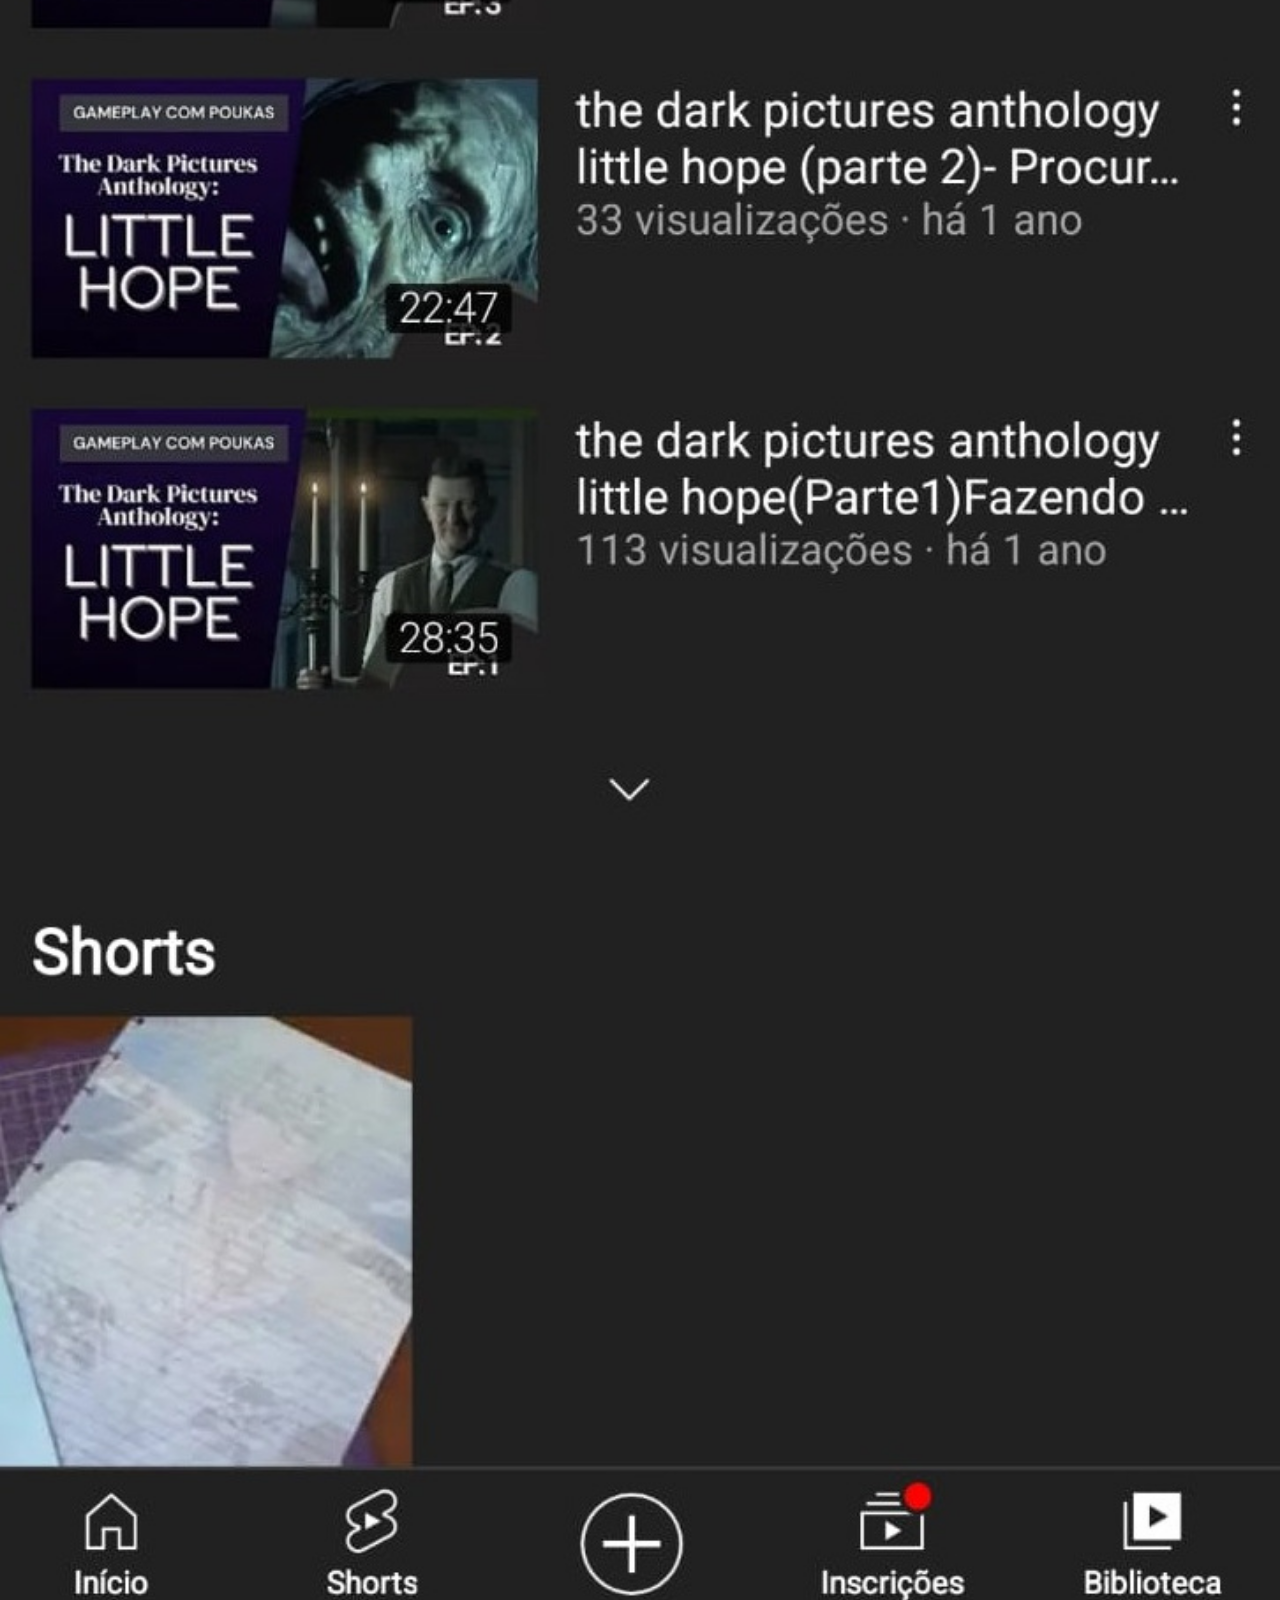
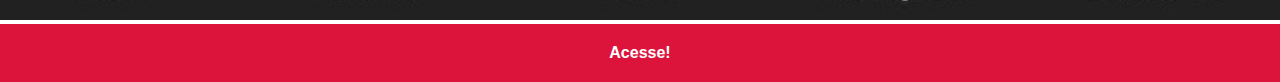
<file: youtube.html>
<!DOCTYPE html>
<html lang="pt-br">
<head>
    <meta charset="UTF-8">
    <meta http-equiv="X-UA-Compatible" content="IE=edge">
    <meta name="viewport" content="width=device-width, initial-scale=1.0">
    <title>Youtube</title>

<link rel="stylesheet" href="estilos/social.css">

</head>
<body>

    <img src="./imagens/youtube2.jpg" alt="youtube">
    <a href="https://www.youtube.com/channel/UCmCM6oA_togRwcBm0ZlNYSg" target="_blank">Acesse!</a>
    
</body>
</html>
</file>
<file: estilos/style.css>
@charset "UTF-8";

*{

margin: 0px;
padding: 0px;
font-family: Arial, Helvetica, sans-serif;

}


h1{

text-align: center;
color: azure;
font-family: Arial, Helvetica, sans-serif;
font-weight: bolder;
padding: 40px;

}



html,body{

height: 100vh;
width: 100vw;
background-color: black;

}

body{

background: url('../imagens/fundo-madeira.jpg ') no-repeat top center;
background-size: cover;
background-attachment: fixed;


}

main {


height: 100vh;
position: relative;

}

section#telefone {


    height: 627px;
    width: 311px;
    background-color: turquoise;
    position: absolute;
    top: 50%;
    left: 50%;
    transform: translate(-50%, -50%);
    background: url('../imagens/frame-iphone.png') no-repeat;


}

iframe#tela{


position: relative;
top: 80px;
left: 22px;
width: 267px;
height: 471px;

}


section#redessociais{


    text-align: right;

}

section#redessociais img{

width: 60px;
margin: 5px;
border-radius: 50%;
box-shadow: 2px 2px 5px rgba(0, 0, 0, 0.411);
box-sizing: border-box;
padding-left: 5px;



}

section#redessociais img:hover {

border: 2px solid rgba(255, 255, 255, 0.473);
transform: translate(-2px ,-2px);
box-shadow: 5px 5px 10px rgba(0, 0, 0, 0.603);
transition: transform 0.4s;
}
</file>
<file: estilos/social.css>
@charset "UTF-8";



*{
    margin: 0px;
    padding: 0px;
    font-family:Arial, Helvetica, sans-serif;
    
    
        }
    
        ::-webkit-scrollbar{
    
    width: 0px;
    height: 0px;
    
    
        }
    
    img{
    
    width: 100vw;
    
    }
    
    a{
    
    display: block;
    background-color: crimson;
    padding: 20px;
    text-align: center;
    font-weight: bold;
    text-decoration: none;
    color: white;
    
    
    
    }
    
    a:hover{
    
    
    background-color: red;
    
    }
</file>
